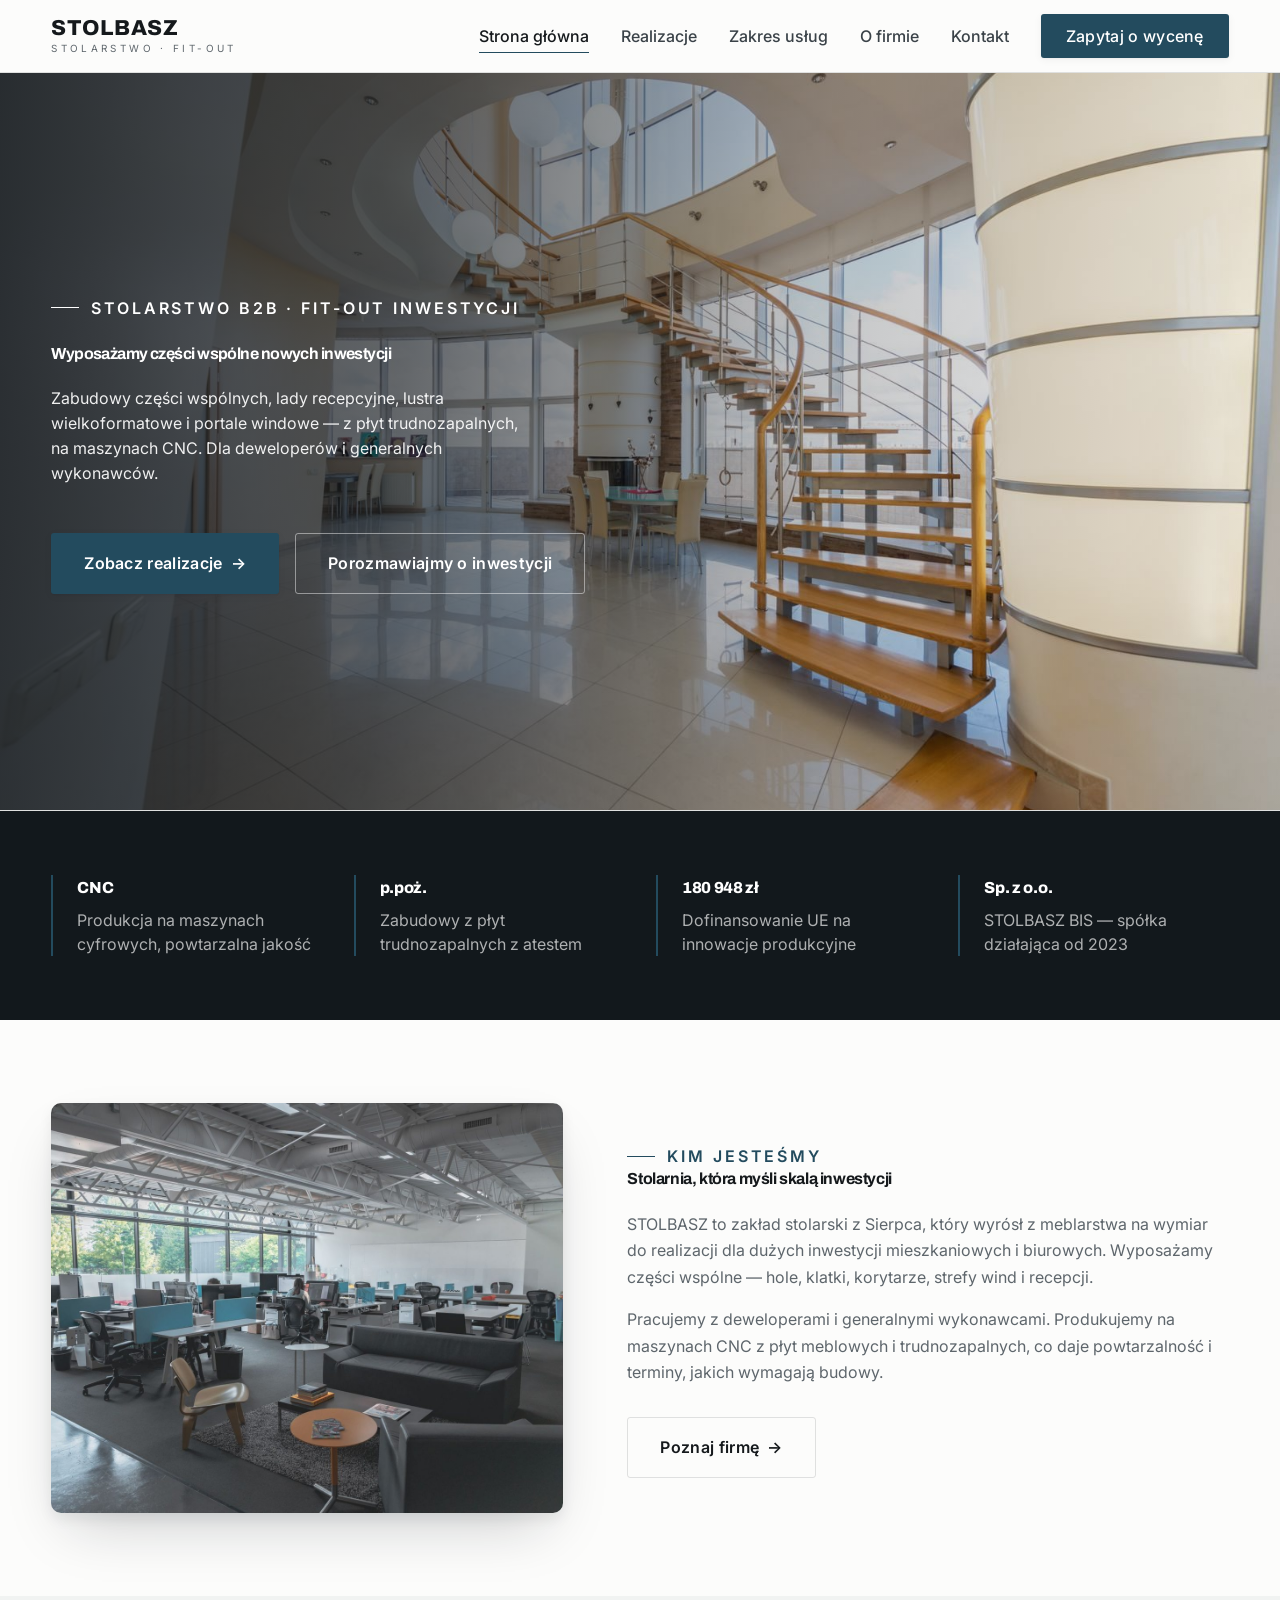
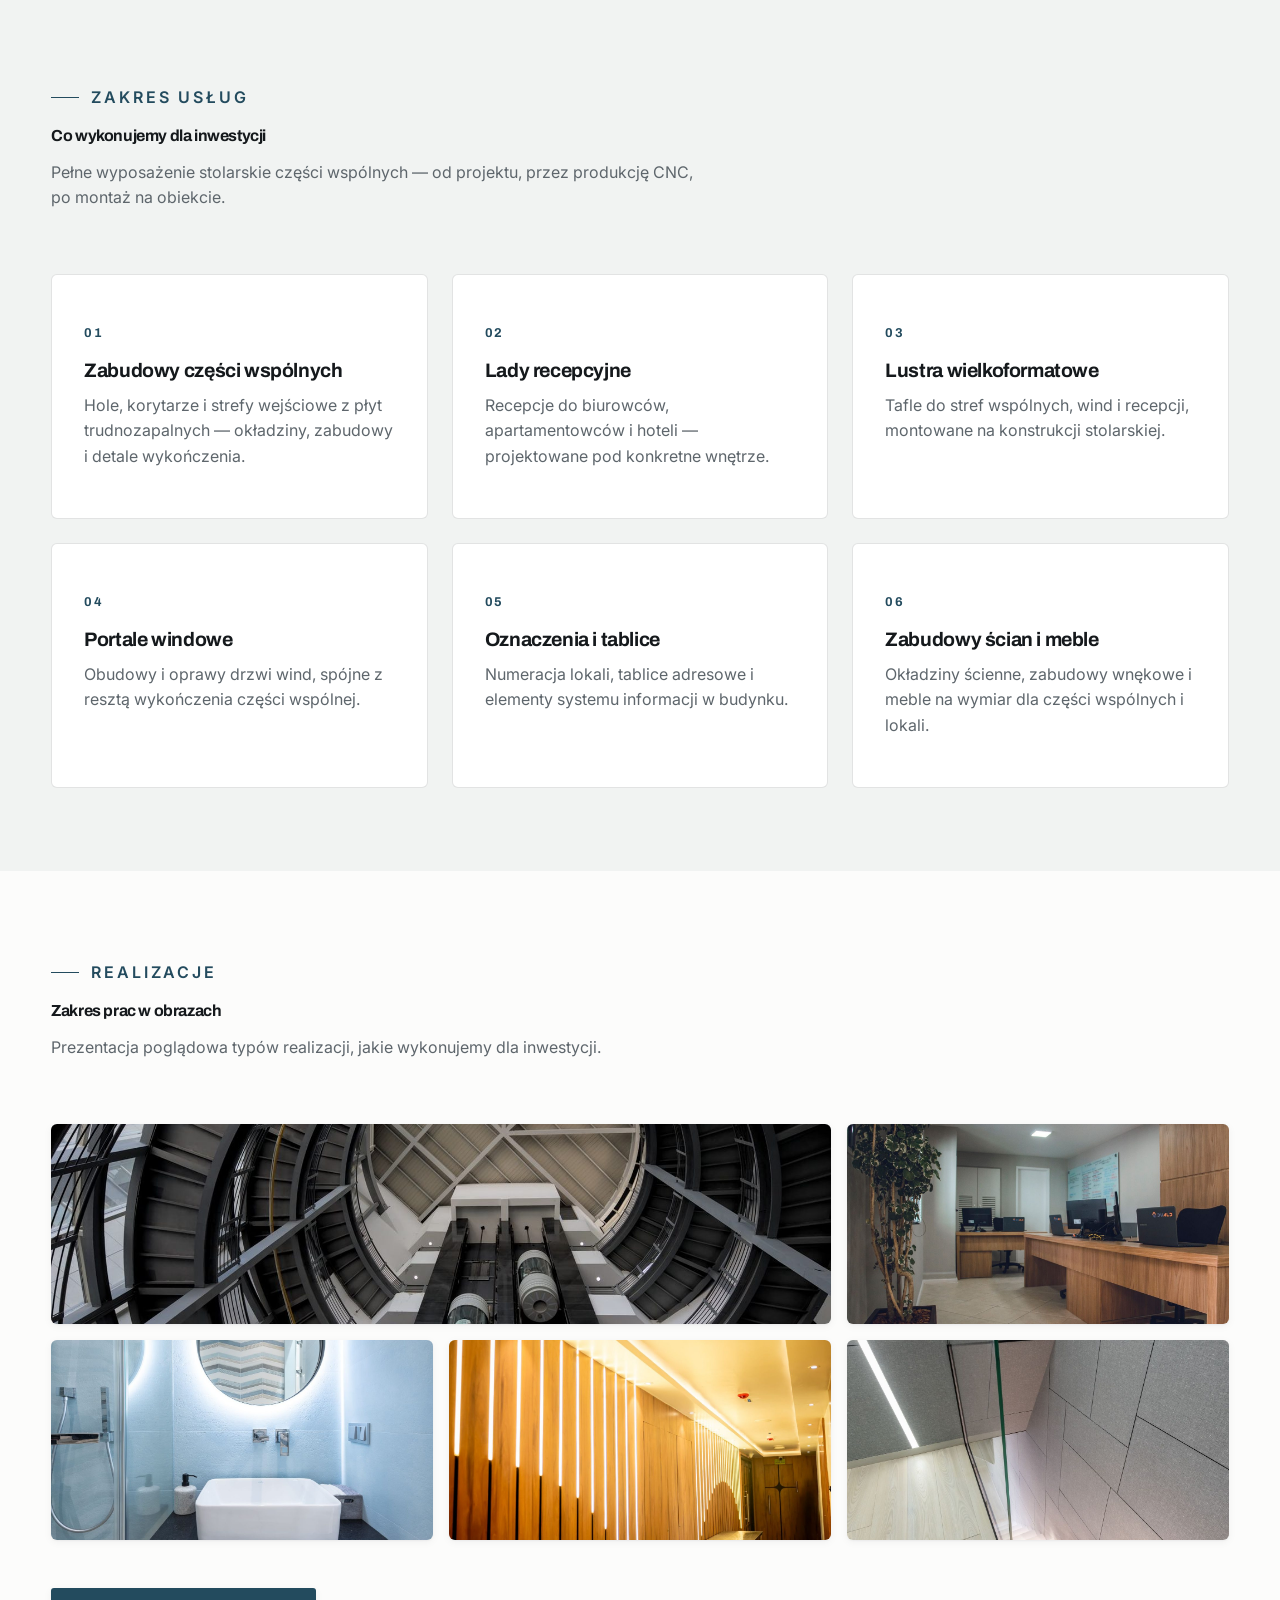
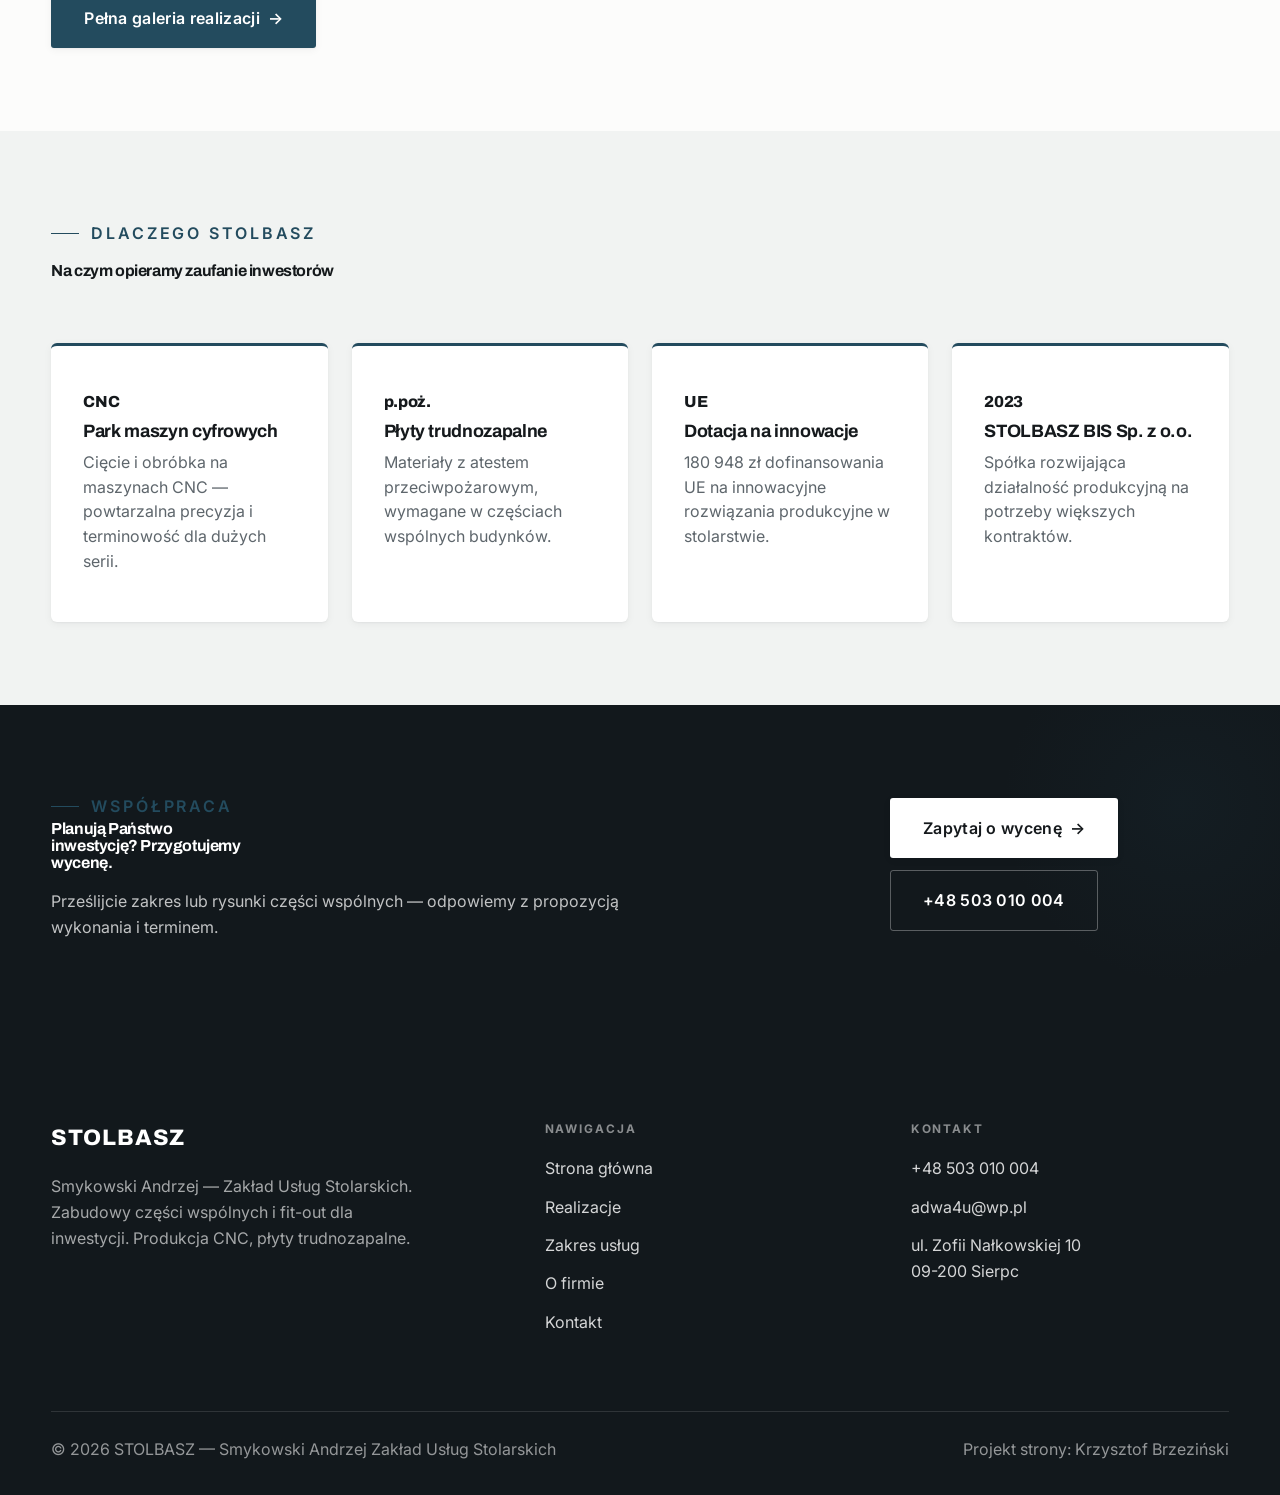
<file: index.html>
<!DOCTYPE html>
<html lang="pl">
<head>
<meta charset="UTF-8">
<meta name="viewport" content="width=device-width, initial-scale=1.0">
<title>STOLBASZ — zabudowy części wspólnych i fit-out inwestycji | Sierpc</title>
<meta name="description" content="STOLBASZ — stolarstwo B2B dla inwestycji deweloperskich: zabudowy części wspólnych z płyt trudnozapalnych, lady recepcyjne, lustra wielkoformatowe, portale windowe. Produkcja na maszynach CNC.">
<link rel="preconnect" href="https://fonts.googleapis.com">
<link rel="preconnect" href="https://fonts.gstatic.com" crossorigin>
<link href="https://fonts.googleapis.com/css2?family=Archivo:wght@500;600;700;800&family=Inter:wght@400;500;600;700&display=swap" rel="stylesheet">
<link rel="stylesheet" href="assets/styles.css?v=4">
</head>
<body>

<!-- NAV -->
<header class="nav">
  <div class="wrap nav-inner">
    <a class="brand" href="index.html">
      <span class="name">STOLBASZ</span>
      <span class="sub">Stolarstwo · Fit-out</span>
    </a>
    <nav class="nav-links">
      <a href="index.html" class="active">Strona główna</a>
      <a href="realizacje.html">Realizacje</a>
      <a href="zakres.html">Zakres usług</a>
      <a href="o-firmie.html">O firmie</a>
      <a href="kontakt.html">Kontakt</a>
      <a href="kontakt.html" class="btn btn-accent">Zapytaj o wycenę</a>
    </nav>
    <button class="nav-toggle" aria-label="Menu"><span></span><span></span><span></span></button>
  </div>
</header>

<!-- HERO (duży / kinowy) -->
<section class="hero-cine">
  <img src="img/hero.jpg" alt="Nowoczesna część wspólna inwestycji — hol z atrium i klatką schodową">
  <div class="wrap">
    <div class="hero-copy">
      <span class="eyebrow">Stolarstwo B2B · fit-out inwestycji</span>
      <h1>Wyposażamy części wspólne nowych inwestycji</h1>
      <p class="lead">Zabudowy części wspólnych, lady recepcyjne, lustra wielkoformatowe i portale windowe — z płyt trudnozapalnych, na maszynach CNC. Dla deweloperów i generalnych wykonawców.</p>
      <div class="hero-actions">
        <a href="realizacje.html" class="btn btn-accent">Zobacz realizacje <span class="arr">→</span></a>
        <a href="kontakt.html" class="btn btn-ghost" style="color:#fff;border-color:rgba(255,255,255,.45)">Porozmawiajmy o inwestycji</a>
      </div>
    </div>
  </div>
</section>

<!-- STRIP fakty -->
<section class="strip" style="padding-block:0">
  <div class="wrap">
    <div class="item reveal"><div class="k">CNC</div><div class="v">Produkcja na maszynach cyfrowych, powtarzalna jakość</div></div>
    <div class="item reveal"><div class="k">p.poż.</div><div class="v">Zabudowy z płyt trudnozapalnych z atestem</div></div>
    <div class="item reveal"><div class="k">180 948 zł</div><div class="v">Dofinansowanie UE na innowacje produkcyjne</div></div>
    <div class="item reveal"><div class="k">Sp. z o.o.</div><div class="v">STOLBASZ BIS — spółka działająca od 2023</div></div>
  </div>
</section>

<!-- KIM JESTEŚMY -->
<section>
  <div class="wrap split">
    <div class="split-art reveal"><img src="img/biuro.jpg" alt="Nowoczesne wnętrze biurowe — przykład realizacji zabudów"></div>
    <div class="split-copy reveal">
      <span class="eyebrow">Kim jesteśmy</span>
      <h2>Stolarnia, która myśli skalą inwestycji</h2>
      <p class="muted">STOLBASZ to zakład stolarski z Sierpca, który wyrósł z meblarstwa na wymiar do realizacji dla dużych inwestycji mieszkaniowych i biurowych. Wyposażamy części wspólne — hole, klatki, korytarze, strefy wind i recepcji.</p>
      <p class="muted">Pracujemy z deweloperami i generalnymi wykonawcami. Produkujemy na maszynach CNC z płyt meblowych i trudnozapalnych, co daje powtarzalność i terminy, jakich wymagają budowy.</p>
      <a href="o-firmie.html" class="btn btn-ghost">Poznaj firmę <span class="arr">→</span></a>
    </div>
  </div>
</section>

<!-- ZAKRES skrót -->
<section class="trust">
  <div class="wrap">
    <div class="head reveal">
      <span class="eyebrow">Zakres usług</span>
      <h2>Co wykonujemy dla inwestycji</h2>
      <p>Pełne wyposażenie stolarskie części wspólnych — od projektu, przez produkcję CNC, po montaż na obiekcie.</p>
    </div>
    <div class="svc-grid">
      <div class="svc reveal"><div class="ic">01</div><h3>Zabudowy części wspólnych</h3><p>Hole, korytarze i strefy wejściowe z płyt trudnozapalnych — okładziny, zabudowy i detale wykończenia.</p></div>
      <div class="svc reveal"><div class="ic">02</div><h3>Lady recepcyjne</h3><p>Recepcje do biurowców, apartamentowców i hoteli — projektowane pod konkretne wnętrze.</p></div>
      <div class="svc reveal"><div class="ic">03</div><h3>Lustra wielkoformatowe</h3><p>Tafle do stref wspólnych, wind i recepcji, montowane na konstrukcji stolarskiej.</p></div>
      <div class="svc reveal"><div class="ic">04</div><h3>Portale windowe</h3><p>Obudowy i oprawy drzwi wind, spójne z resztą wykończenia części wspólnej.</p></div>
      <div class="svc reveal"><div class="ic">05</div><h3>Oznaczenia i tablice</h3><p>Numeracja lokali, tablice adresowe i elementy systemu informacji w budynku.</p></div>
      <div class="svc reveal"><div class="ic">06</div><h3>Zabudowy ścian i meble</h3><p>Okładziny ścienne, zabudowy wnękowe i meble na wymiar dla części wspólnych i lokali.</p></div>
    </div>
  </div>
</section>

<!-- REALIZACJE teaser -->
<section>
  <div class="wrap">
    <div class="head reveal">
      <span class="eyebrow">Realizacje</span>
      <h2>Zakres prac w obrazach</h2>
      <p>Prezentacja poglądowa typów realizacji, jakie wykonujemy dla inwestycji.</p>
    </div>
    <div class="gallery">
      <div class="tile t-two3 reveal"><img src="img/atrium-windy.jpg" alt="Część wspólna — atrium z windami"><div class="cap">Strefa wind i atrium<small>Część wspólna inwestycji</small></div></div>
      <div class="tile t-third reveal"><img src="img/lada.jpg" alt="Lada recepcyjna"><div class="cap">Lada recepcyjna<small>Recepcja biurowca</small></div></div>
      <div class="tile t-third reveal"><img src="img/lustro.jpg" alt="Lustro wielkoformatowe"><div class="cap">Lustro wielkoformatowe<small>Strefa wspólna</small></div></div>
      <div class="tile t-third reveal"><img src="img/lamele.jpg" alt="Zabudowa ścienna z lameli"><div class="cap">Zabudowa ścienna<small>Lamele akustyczne</small></div></div>
      <div class="tile t-third reveal"><img src="img/schody-szklo.jpg" alt="Klatka schodowa z balustradą szklaną"><div class="cap">Balustrada i okładziny<small>Klatka schodowa</small></div></div>
    </div>
    <div style="margin-top:var(--space-7)" class="reveal">
      <a href="realizacje.html" class="btn btn-accent">Pełna galeria realizacji <span class="arr">→</span></a>
    </div>
  </div>
</section>

<!-- WIARYGODNOŚĆ -->
<section class="trust">
  <div class="wrap">
    <div class="head reveal">
      <span class="eyebrow">Dlaczego STOLBASZ</span>
      <h2>Na czym opieramy zaufanie inwestorów</h2>
    </div>
    <div class="trust-grid">
      <div class="trust-card reveal"><div class="big">CNC</div><h3>Park maszyn cyfrowych</h3><p>Cięcie i obróbka na maszynach CNC — powtarzalna precyzja i terminowość dla dużych serii.</p></div>
      <div class="trust-card reveal"><div class="big">p.poż.</div><h3>Płyty trudnozapalne</h3><p>Materiały z atestem przeciwpożarowym, wymagane w częściach wspólnych budynków.</p></div>
      <div class="trust-card reveal"><div class="big">UE</div><h3>Dotacja na innowacje</h3><p>180 948 zł dofinansowania UE na innowacyjne rozwiązania produkcyjne w stolarstwie.</p></div>
      <div class="trust-card reveal"><div class="big">2023</div><h3>STOLBASZ BIS Sp. z o.o.</h3><p>Spółka rozwijająca działalność produkcyjną na potrzeby większych kontraktów.</p></div>
    </div>
  </div>
</section>

<!-- CTA -->
<section class="cta">
  <div class="wrap">
    <div class="reveal">
      <span class="eyebrow">Współpraca</span>
      <h2>Planują Państwo inwestycję? Przygotujemy wycenę.</h2>
      <p>Prześlijcie zakres lub rysunki części wspólnych — odpowiemy z propozycją wykonania i terminem.</p>
    </div>
    <div class="cta-actions reveal">
      <a href="kontakt.html" class="btn btn-light">Zapytaj o wycenę <span class="arr">→</span></a>
      <a href="tel:+48503010004" class="btn btn-ghost" style="color:#fff;border-color:rgba(255,255,255,.3)">+48 503 010 004</a>
    </div>
  </div>
</section>

<!-- FOOTER -->
<footer>
  <div class="wrap">
    <div class="foot-grid">
      <div class="foot-brand">
        <div class="name">STOLBASZ</div>
        <p>Smykowski Andrzej — Zakład Usług Stolarskich. Zabudowy części wspólnych i fit-out dla inwestycji. Produkcja CNC, płyty trudnozapalne.</p>
      </div>
      <div class="foot-col">
        <h4>Nawigacja</h4>
        <a href="index.html">Strona główna</a>
        <a href="realizacje.html">Realizacje</a>
        <a href="zakres.html">Zakres usług</a>
        <a href="o-firmie.html">O firmie</a>
        <a href="kontakt.html">Kontakt</a>
      </div>
      <div class="foot-col">
        <h4>Kontakt</h4>
        <a href="tel:+48503010004">+48 503 010 004</a>
        <a href="mailto:adwa4u@wp.pl">adwa4u@wp.pl</a>
        <p>ul. Zofii Nałkowskiej 10<br>09-200 Sierpc</p>
      </div>
    </div>
    <div class="foot-bot">
      <span>© 2026 STOLBASZ — Smykowski Andrzej Zakład Usług Stolarskich</span>
      <span>Projekt strony: Krzysztof Brzeziński</span>
    </div>
  </div>
</footer>

<script src="assets/main.js?v=4"></script>
</body>
</html>
</file>
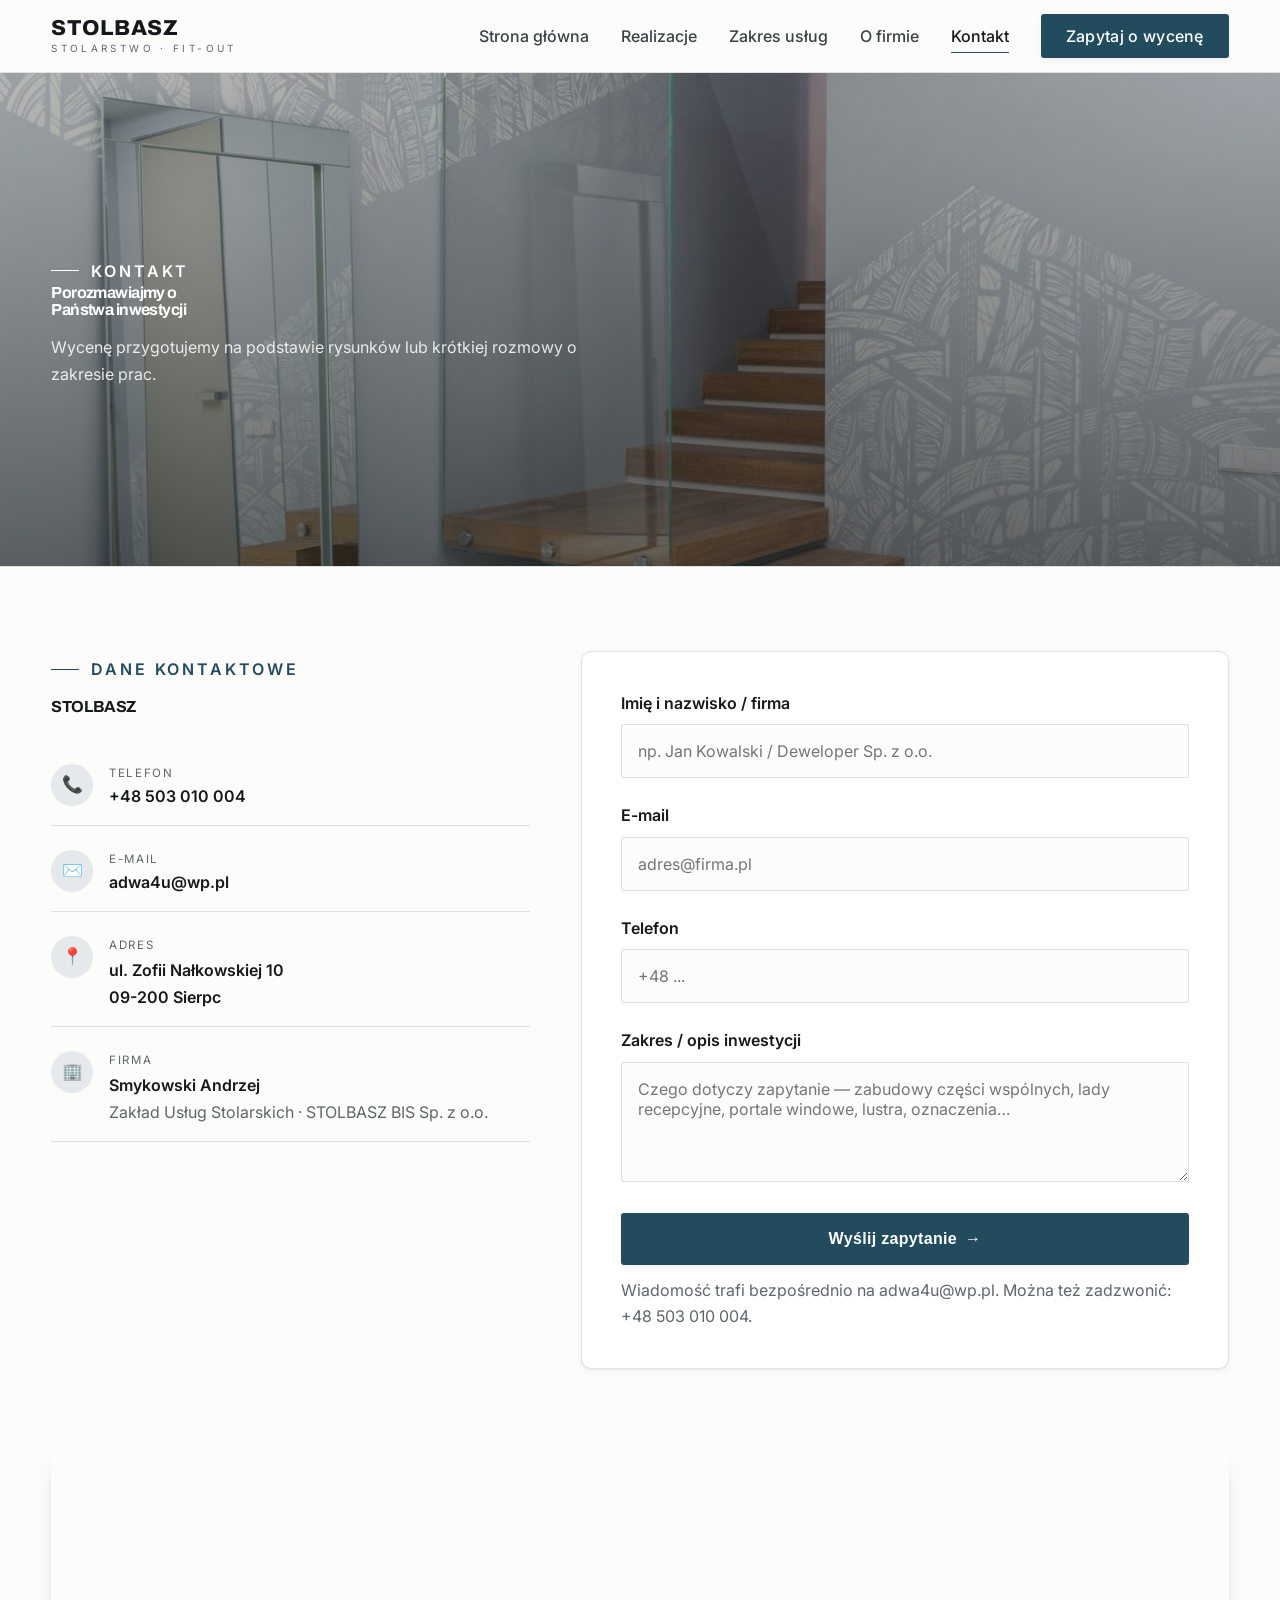
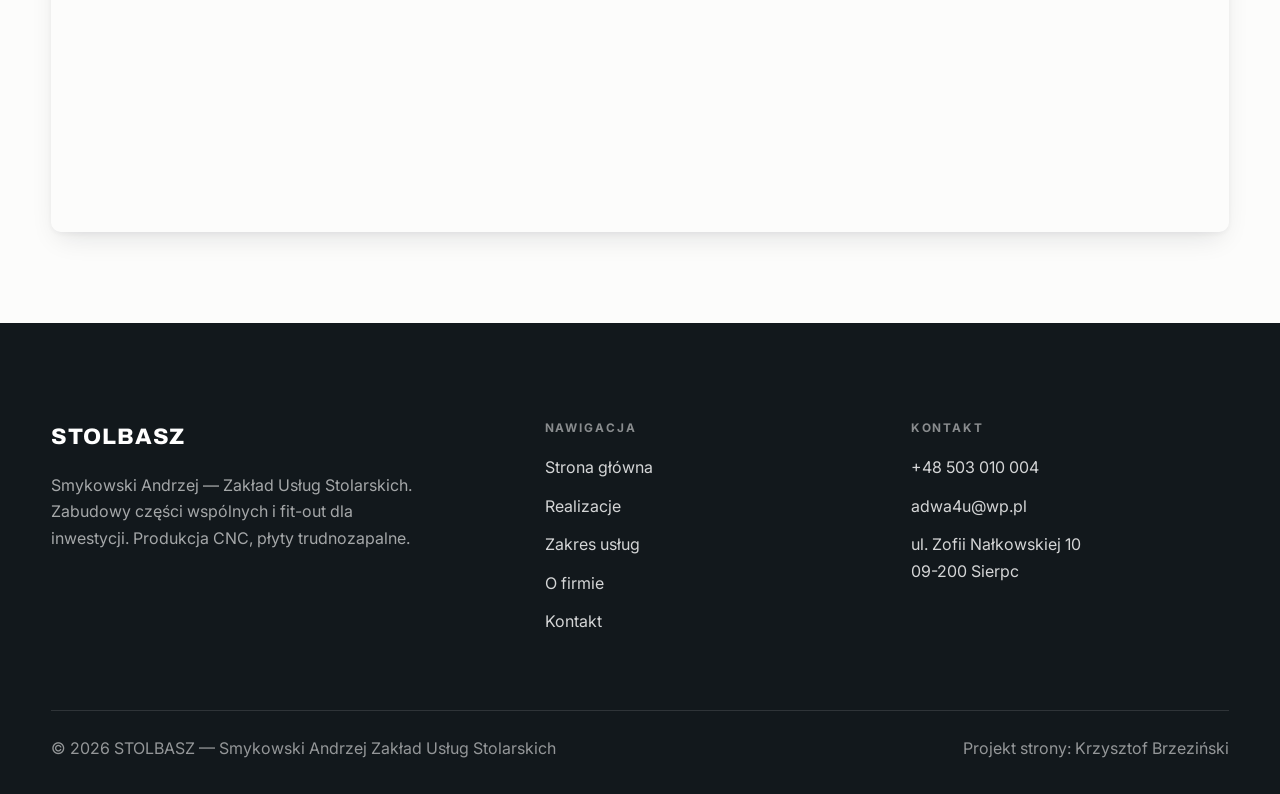
<file: kontakt.html>
<!DOCTYPE html>
<html lang="pl">
<head>
<meta charset="UTF-8">
<meta name="viewport" content="width=device-width, initial-scale=1.0">
<title>Kontakt — STOLBASZ | Sierpc, ul. Zofii Nałkowskiej 10</title>
<meta name="description" content="Kontakt STOLBASZ — Sierpc, ul. Zofii Nałkowskiej 10. Telefon +48 503 010 004, e-mail adwa4u@wp.pl. Zapytaj o wycenę stolarki dla inwestycji.">
<link rel="preconnect" href="https://fonts.googleapis.com">
<link rel="preconnect" href="https://fonts.gstatic.com" crossorigin>
<link href="https://fonts.googleapis.com/css2?family=Archivo:wght@500;600;700;800&family=Inter:wght@400;500;600;700&display=swap" rel="stylesheet">
<link rel="stylesheet" href="assets/styles.css?v=4">
</head>
<body>

<header class="nav">
  <div class="wrap nav-inner">
    <a class="brand" href="index.html"><span class="name">STOLBASZ</span><span class="sub">Stolarstwo · Fit-out</span></a>
    <nav class="nav-links">
      <a href="index.html">Strona główna</a>
      <a href="realizacje.html">Realizacje</a>
      <a href="zakres.html">Zakres usług</a>
      <a href="o-firmie.html">O firmie</a>
      <a href="kontakt.html" class="active">Kontakt</a>
      <a href="kontakt.html" class="btn btn-accent">Zapytaj o wycenę</a>
    </nav>
    <button class="nav-toggle" aria-label="Menu"><span></span><span></span><span></span></button>
  </div>
</header>

<section class="pagehead">
  <img src="img/schody-marmur.jpg" alt="Reprezentacyjna klatka schodowa — realizacja stolarska">
  <div class="wrap">
    <span class="eyebrow">Kontakt</span>
    <h1>Porozmawiajmy o Państwa inwestycji</h1>
    <p>Wycenę przygotujemy na podstawie rysunków lub krótkiej rozmowy o zakresie prac.</p>
  </div>
</section>

<section>
  <div class="wrap contact-grid">
    <!-- DANE -->
    <div class="reveal">
      <span class="eyebrow">Dane kontaktowe</span>
      <h2 style="margin:var(--space-4) 0 var(--space-6)">STOLBASZ</h2>
      <div class="info-list">
        <div class="info-row">
          <div class="ic">📞</div>
          <div><div class="lbl">Telefon</div><a class="val" href="tel:+48503010004">+48 503 010 004</a></div>
        </div>
        <div class="info-row">
          <div class="ic">✉️</div>
          <div><div class="lbl">E-mail</div><a class="val" href="mailto:adwa4u@wp.pl">adwa4u@wp.pl</a></div>
        </div>
        <div class="info-row">
          <div class="ic">📍</div>
          <div><div class="lbl">Adres</div><div class="val">ul. Zofii Nałkowskiej 10<br>09-200 Sierpc</div></div>
        </div>
        <div class="info-row">
          <div class="ic">🏢</div>
          <div><div class="lbl">Firma</div><div class="val">Smykowski Andrzej<br><span style="font-weight:400;color:var(--muted)">Zakład Usług Stolarskich · STOLBASZ BIS Sp. z o.o.</span></div></div>
        </div>
      </div>
    </div>

    <!-- FORMULARZ -->
    <div class="reveal">
      <form class="form" action="https://formsubmit.co/adwa4u@wp.pl" method="POST">
        <input type="hidden" name="_subject" value="Zapytanie ze strony STOLBASZ">
        <input type="hidden" name="_captcha" value="false">
        <input type="hidden" name="_template" value="table">
        <div class="fld">
          <label for="name">Imię i nazwisko / firma</label>
          <input id="name" name="name" type="text" placeholder="np. Jan Kowalski / Deweloper Sp. z o.o." required>
        </div>
        <div class="fld">
          <label for="email">E-mail</label>
          <input id="email" name="email" type="email" placeholder="adres@firma.pl" required>
        </div>
        <div class="fld">
          <label for="phone">Telefon</label>
          <input id="phone" name="phone" type="tel" placeholder="+48 ...">
        </div>
        <div class="fld">
          <label for="msg">Zakres / opis inwestycji</label>
          <textarea id="msg" name="message" placeholder="Czego dotyczy zapytanie — zabudowy części wspólnych, lady recepcyjne, portale windowe, lustra, oznaczenia…" required></textarea>
        </div>
        <button type="submit" class="btn btn-accent" style="width:100%;justify-content:center">Wyślij zapytanie <span class="arr">→</span></button>
        <p class="note">Wiadomość trafi bezpośrednio na adwa4u@wp.pl. Można też zadzwonić: +48 503 010 004.</p>
      </form>
    </div>
  </div>
</section>

<!-- MAPA -->
<section style="padding-top:0">
  <div class="wrap reveal">
    <iframe class="map" title="STOLBASZ — Sierpc, ul. Zofii Nałkowskiej 10"
      src="https://maps.google.com/maps?q=52.857169,19.6605271&z=16&output=embed"
      loading="lazy" referrerpolicy="no-referrer-when-downgrade"></iframe>
  </div>
</section>

<footer>
  <div class="wrap">
    <div class="foot-grid">
      <div class="foot-brand">
        <div class="name">STOLBASZ</div>
        <p>Smykowski Andrzej — Zakład Usług Stolarskich. Zabudowy części wspólnych i fit-out dla inwestycji. Produkcja CNC, płyty trudnozapalne.</p>
      </div>
      <div class="foot-col">
        <h4>Nawigacja</h4>
        <a href="index.html">Strona główna</a>
        <a href="realizacje.html">Realizacje</a>
        <a href="zakres.html">Zakres usług</a>
        <a href="o-firmie.html">O firmie</a>
        <a href="kontakt.html">Kontakt</a>
      </div>
      <div class="foot-col">
        <h4>Kontakt</h4>
        <a href="tel:+48503010004">+48 503 010 004</a>
        <a href="mailto:adwa4u@wp.pl">adwa4u@wp.pl</a>
        <p>ul. Zofii Nałkowskiej 10<br>09-200 Sierpc</p>
      </div>
    </div>
    <div class="foot-bot">
      <span>© 2026 STOLBASZ — Smykowski Andrzej Zakład Usług Stolarskich</span>
      <span>Projekt strony: Krzysztof Brzeziński</span>
    </div>
  </div>
</footer>

<script src="assets/main.js?v=4"></script>
</body>
</html>
</file>
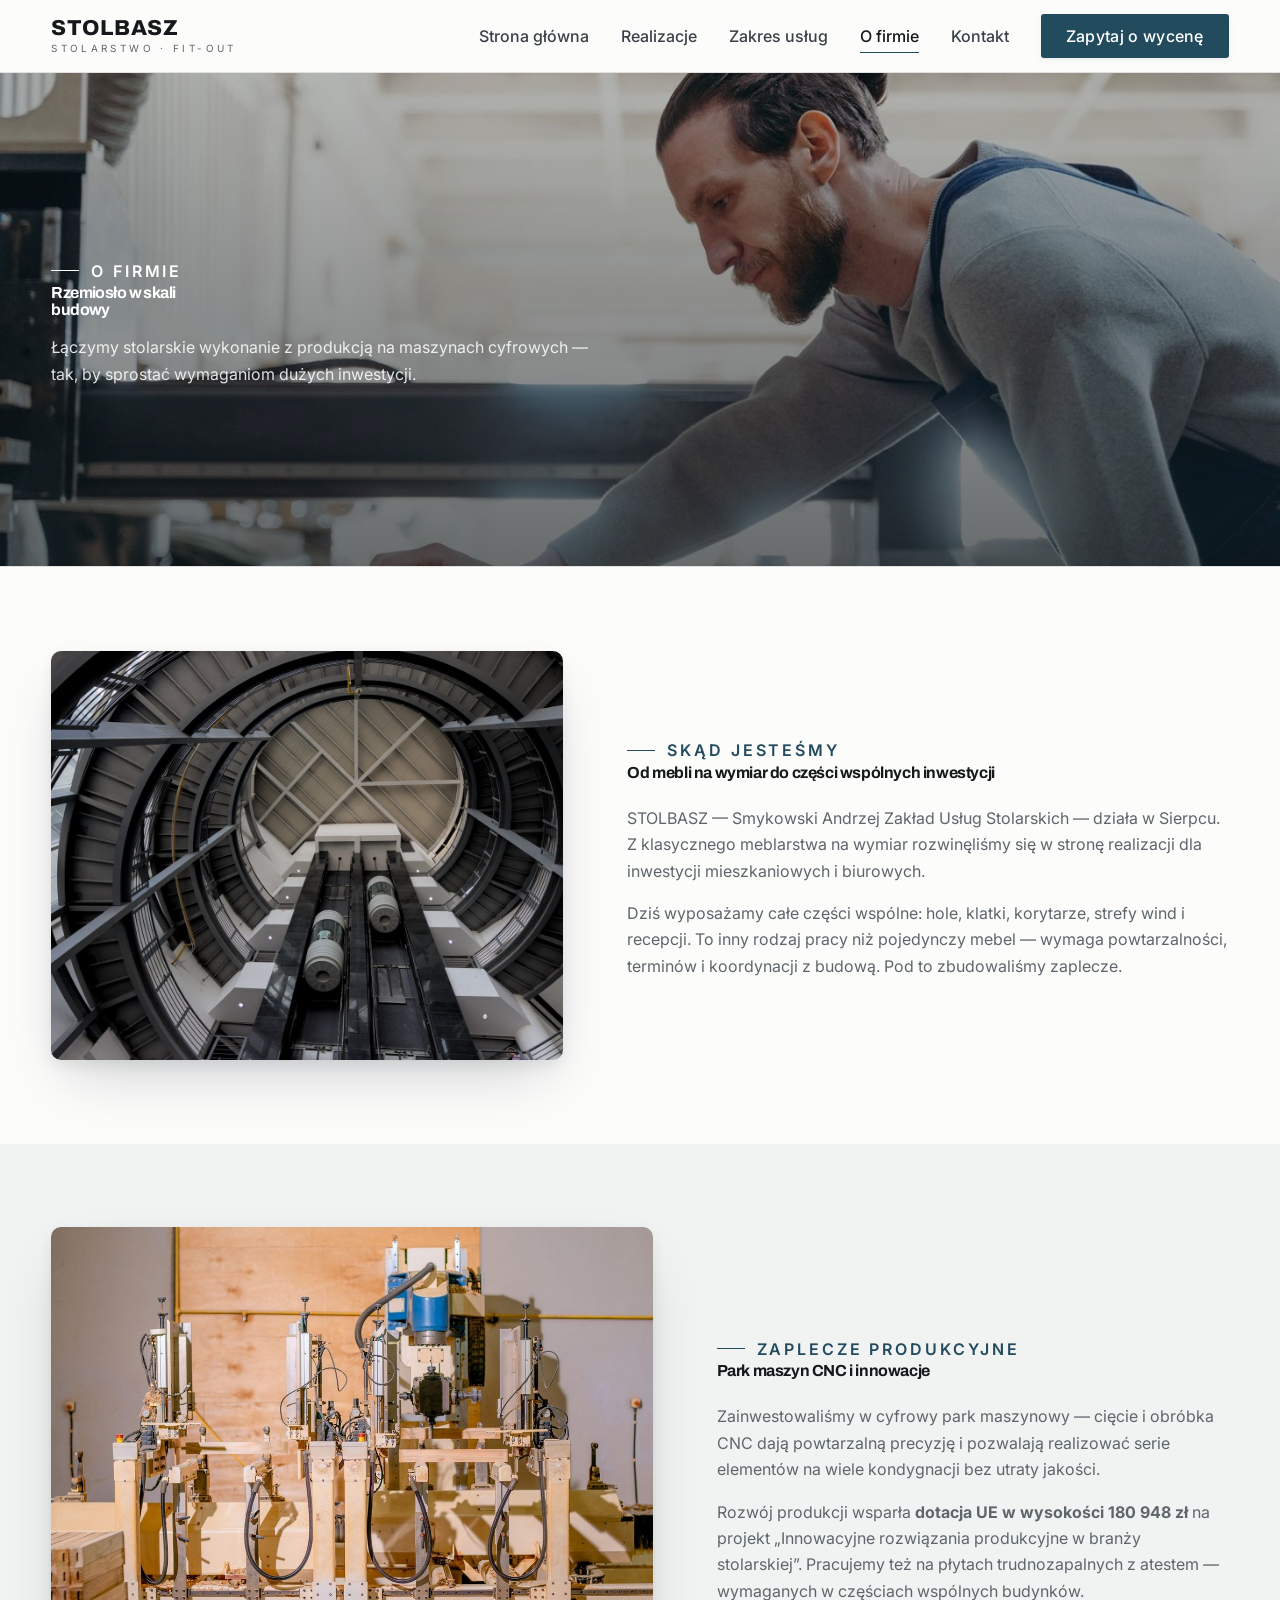
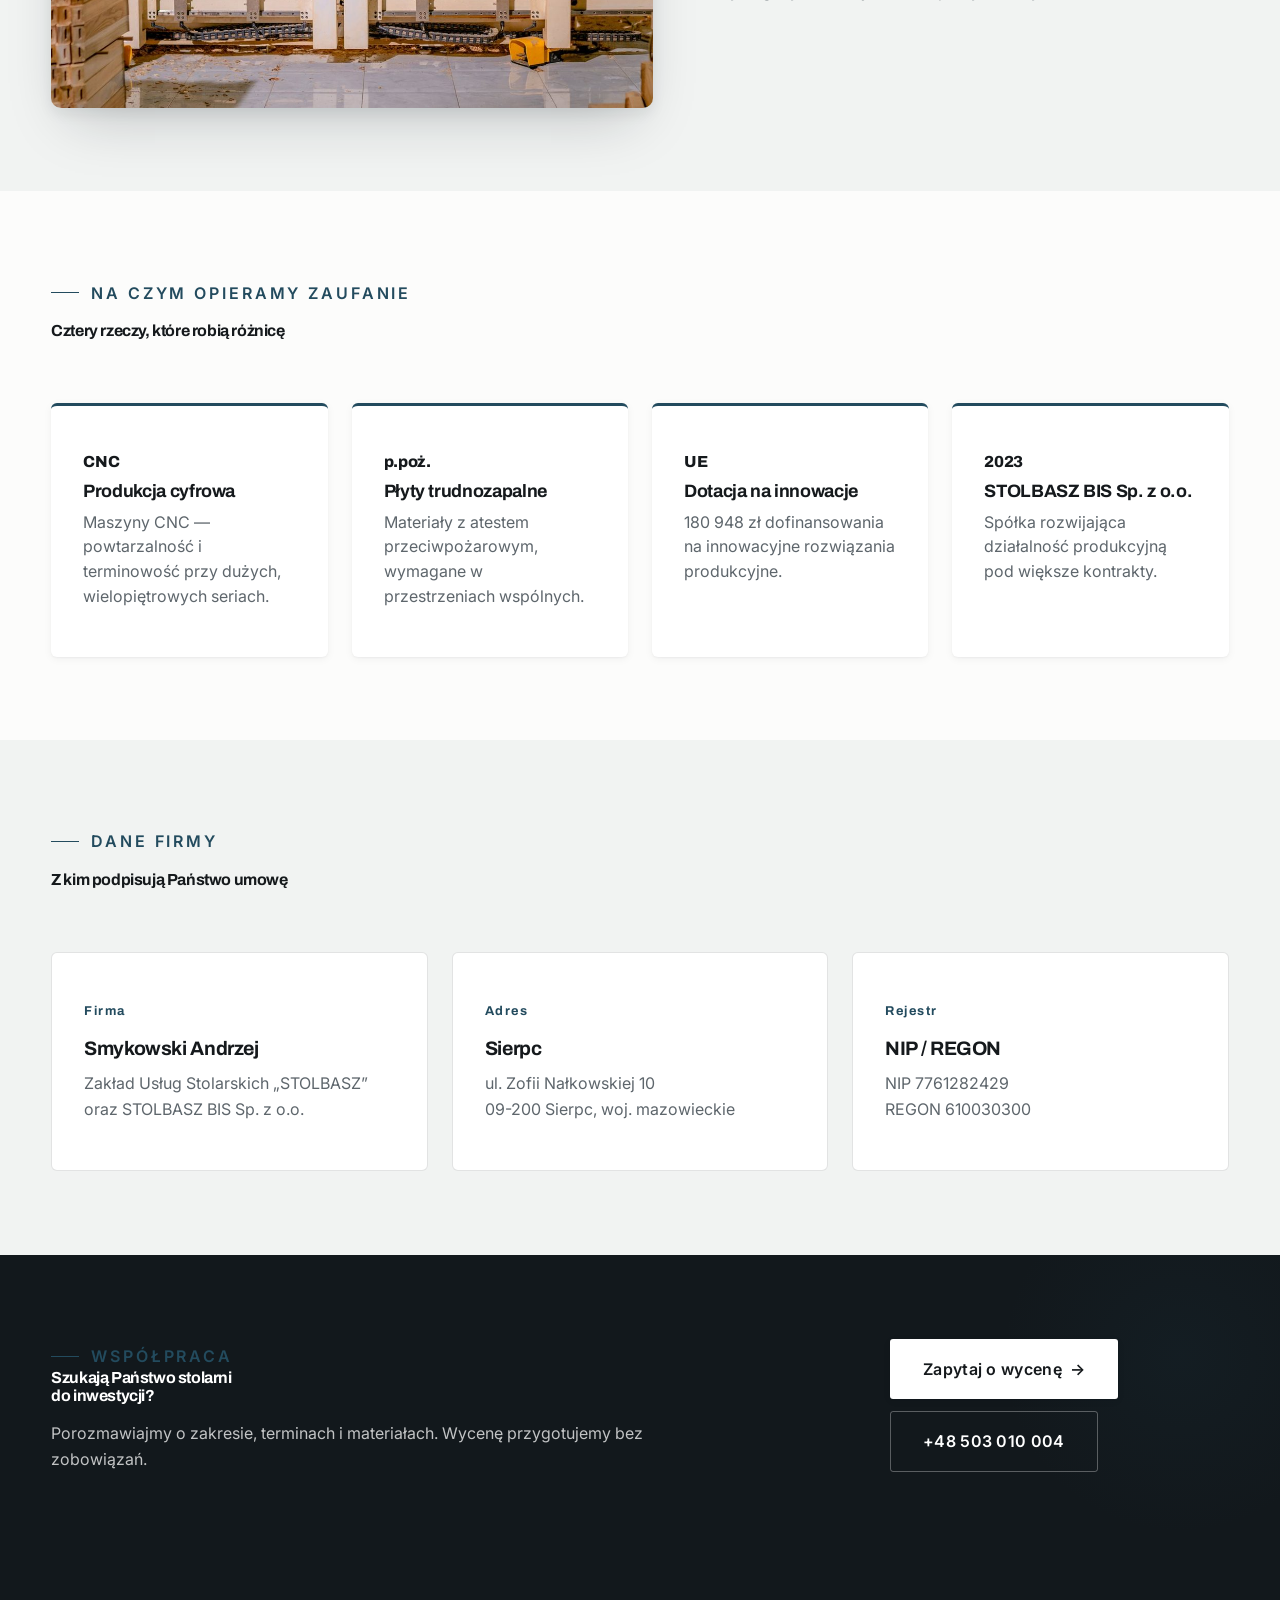
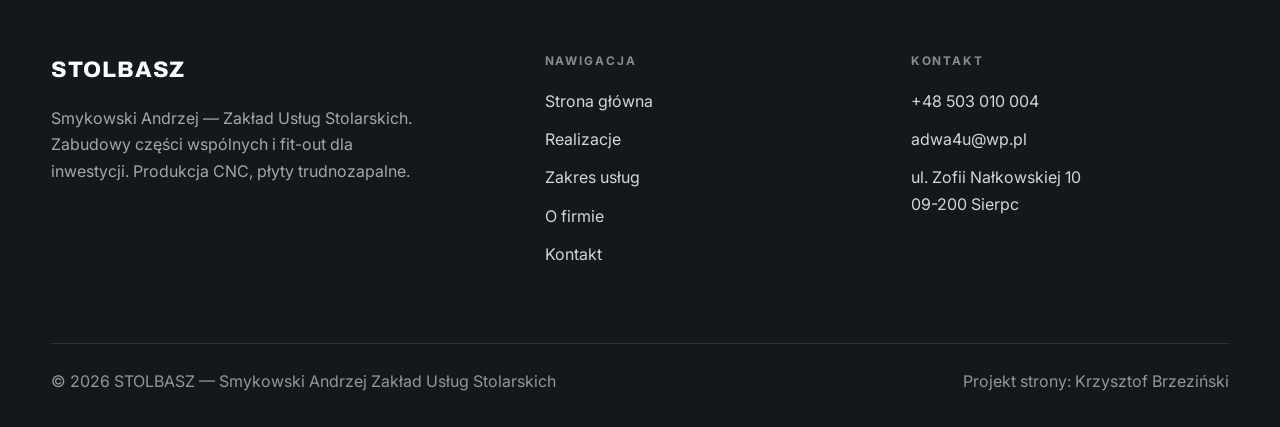
<file: o-firmie.html>
<!DOCTYPE html>
<html lang="pl">
<head>
<meta charset="UTF-8">
<meta name="viewport" content="width=device-width, initial-scale=1.0">
<title>O firmie — STOLBASZ | park CNC, płyty trudnozapalne, dotacja UE</title>
<meta name="description" content="STOLBASZ — Smykowski Andrzej Zakład Usług Stolarskich w Sierpcu. Park maszyn CNC, płyty trudnozapalne, dofinansowanie UE na innowacje, spółka STOLBASZ BIS.">
<link rel="preconnect" href="https://fonts.googleapis.com">
<link rel="preconnect" href="https://fonts.gstatic.com" crossorigin>
<link href="https://fonts.googleapis.com/css2?family=Archivo:wght@500;600;700;800&family=Inter:wght@400;500;600;700&display=swap" rel="stylesheet">
<link rel="stylesheet" href="assets/styles.css?v=4">
</head>
<body>

<header class="nav">
  <div class="wrap nav-inner">
    <a class="brand" href="index.html"><span class="name">STOLBASZ</span><span class="sub">Stolarstwo · Fit-out</span></a>
    <nav class="nav-links">
      <a href="index.html">Strona główna</a>
      <a href="realizacje.html">Realizacje</a>
      <a href="zakres.html">Zakres usług</a>
      <a href="o-firmie.html" class="active">O firmie</a>
      <a href="kontakt.html">Kontakt</a>
      <a href="kontakt.html" class="btn btn-accent">Zapytaj o wycenę</a>
    </nav>
    <button class="nav-toggle" aria-label="Menu"><span></span><span></span><span></span></button>
  </div>
</header>

<section class="pagehead">
  <img src="img/cnc2.jpg" alt="Stolarz STOLBASZ przy precyzyjnej pracy">
  <div class="wrap">
    <span class="eyebrow">O firmie</span>
    <h1>Rzemiosło w skali budowy</h1>
    <p>Łączymy stolarskie wykonanie z produkcją na maszynach cyfrowych — tak, by sprostać wymaganiom dużych inwestycji.</p>
  </div>
</section>

<!-- HISTORIA -->
<section>
  <div class="wrap split">
    <div class="split-art reveal"><img src="img/atrium-windy.jpg" alt="Realizacja w części wspólnej inwestycji"></div>
    <div class="split-copy reveal">
      <span class="eyebrow">Skąd jesteśmy</span>
      <h2>Od mebli na wymiar do części wspólnych inwestycji</h2>
      <p class="muted">STOLBASZ — Smykowski Andrzej Zakład Usług Stolarskich — działa w Sierpcu. Z klasycznego meblarstwa na wymiar rozwinęliśmy się w stronę realizacji dla inwestycji mieszkaniowych i biurowych.</p>
      <p class="muted">Dziś wyposażamy całe części wspólne: hole, klatki, korytarze, strefy wind i recepcji. To inny rodzaj pracy niż pojedynczy mebel — wymaga powtarzalności, terminów i koordynacji z budową. Pod to zbudowaliśmy zaplecze.</p>
    </div>
  </div>
</section>

<!-- INNOWACJE / CNC -->
<section class="trust">
  <div class="wrap split rev">
    <div class="split-art reveal"><img src="img/cnc.jpg" alt="Maszyna CNC w zakładzie STOLBASZ"></div>
    <div class="split-copy reveal">
      <span class="eyebrow">Zaplecze produkcyjne</span>
      <h2>Park maszyn CNC i innowacje</h2>
      <p class="muted">Zainwestowaliśmy w cyfrowy park maszynowy — cięcie i obróbka CNC dają powtarzalną precyzję i pozwalają realizować serie elementów na wiele kondygnacji bez utraty jakości.</p>
      <p class="muted">Rozwój produkcji wsparła <strong>dotacja UE w wysokości 180&nbsp;948&nbsp;zł</strong> na projekt „Innowacyjne rozwiązania produkcyjne w branży stolarskiej”. Pracujemy też na płytach trudnozapalnych z atestem — wymaganych w częściach wspólnych budynków.</p>
    </div>
  </div>
</section>

<!-- FILARY -->
<section>
  <div class="wrap">
    <div class="head reveal">
      <span class="eyebrow">Na czym opieramy zaufanie</span>
      <h2>Cztery rzeczy, które robią różnicę</h2>
    </div>
    <div class="trust-grid">
      <div class="trust-card reveal"><div class="big">CNC</div><h3>Produkcja cyfrowa</h3><p>Maszyny CNC — powtarzalność i terminowość przy dużych, wielopiętrowych seriach.</p></div>
      <div class="trust-card reveal"><div class="big">p.poż.</div><h3>Płyty trudnozapalne</h3><p>Materiały z atestem przeciwpożarowym, wymagane w przestrzeniach wspólnych.</p></div>
      <div class="trust-card reveal"><div class="big">UE</div><h3>Dotacja na innowacje</h3><p>180 948 zł dofinansowania na innowacyjne rozwiązania produkcyjne.</p></div>
      <div class="trust-card reveal"><div class="big">2023</div><h3>STOLBASZ BIS Sp. z o.o.</h3><p>Spółka rozwijająca działalność produkcyjną pod większe kontrakty.</p></div>
    </div>
  </div>
</section>

<!-- DANE FIRMOWE -->
<section class="trust">
  <div class="wrap">
    <div class="head reveal">
      <span class="eyebrow">Dane firmy</span>
      <h2>Z kim podpisują Państwo umowę</h2>
    </div>
    <div class="svc-grid">
      <div class="svc reveal"><div class="ic">Firma</div><h3>Smykowski Andrzej</h3><p>Zakład Usług Stolarskich „STOLBASZ”<br>oraz STOLBASZ BIS Sp. z o.o.</p></div>
      <div class="svc reveal"><div class="ic">Adres</div><h3>Sierpc</h3><p>ul. Zofii Nałkowskiej 10<br>09-200 Sierpc, woj. mazowieckie</p></div>
      <div class="svc reveal"><div class="ic">Rejestr</div><h3>NIP / REGON</h3><p>NIP 7761282429<br>REGON 610030300</p></div>
    </div>
  </div>
</section>

<section class="cta">
  <div class="wrap">
    <div class="reveal">
      <span class="eyebrow">Współpraca</span>
      <h2>Szukają Państwo stolarni do inwestycji?</h2>
      <p>Porozmawiajmy o zakresie, terminach i materiałach. Wycenę przygotujemy bez zobowiązań.</p>
    </div>
    <div class="cta-actions reveal">
      <a href="kontakt.html" class="btn btn-light">Zapytaj o wycenę <span class="arr">→</span></a>
      <a href="tel:+48503010004" class="btn btn-ghost" style="color:#fff;border-color:rgba(255,255,255,.3)">+48 503 010 004</a>
    </div>
  </div>
</section>

<footer>
  <div class="wrap">
    <div class="foot-grid">
      <div class="foot-brand">
        <div class="name">STOLBASZ</div>
        <p>Smykowski Andrzej — Zakład Usług Stolarskich. Zabudowy części wspólnych i fit-out dla inwestycji. Produkcja CNC, płyty trudnozapalne.</p>
      </div>
      <div class="foot-col">
        <h4>Nawigacja</h4>
        <a href="index.html">Strona główna</a>
        <a href="realizacje.html">Realizacje</a>
        <a href="zakres.html">Zakres usług</a>
        <a href="o-firmie.html">O firmie</a>
        <a href="kontakt.html">Kontakt</a>
      </div>
      <div class="foot-col">
        <h4>Kontakt</h4>
        <a href="tel:+48503010004">+48 503 010 004</a>
        <a href="mailto:adwa4u@wp.pl">adwa4u@wp.pl</a>
        <p>ul. Zofii Nałkowskiej 10<br>09-200 Sierpc</p>
      </div>
    </div>
    <div class="foot-bot">
      <span>© 2026 STOLBASZ — Smykowski Andrzej Zakład Usług Stolarskich</span>
      <span>Projekt strony: Krzysztof Brzeziński</span>
    </div>
  </div>
</footer>

<script src="assets/main.js?v=4"></script>
</body>
</html>
</file>
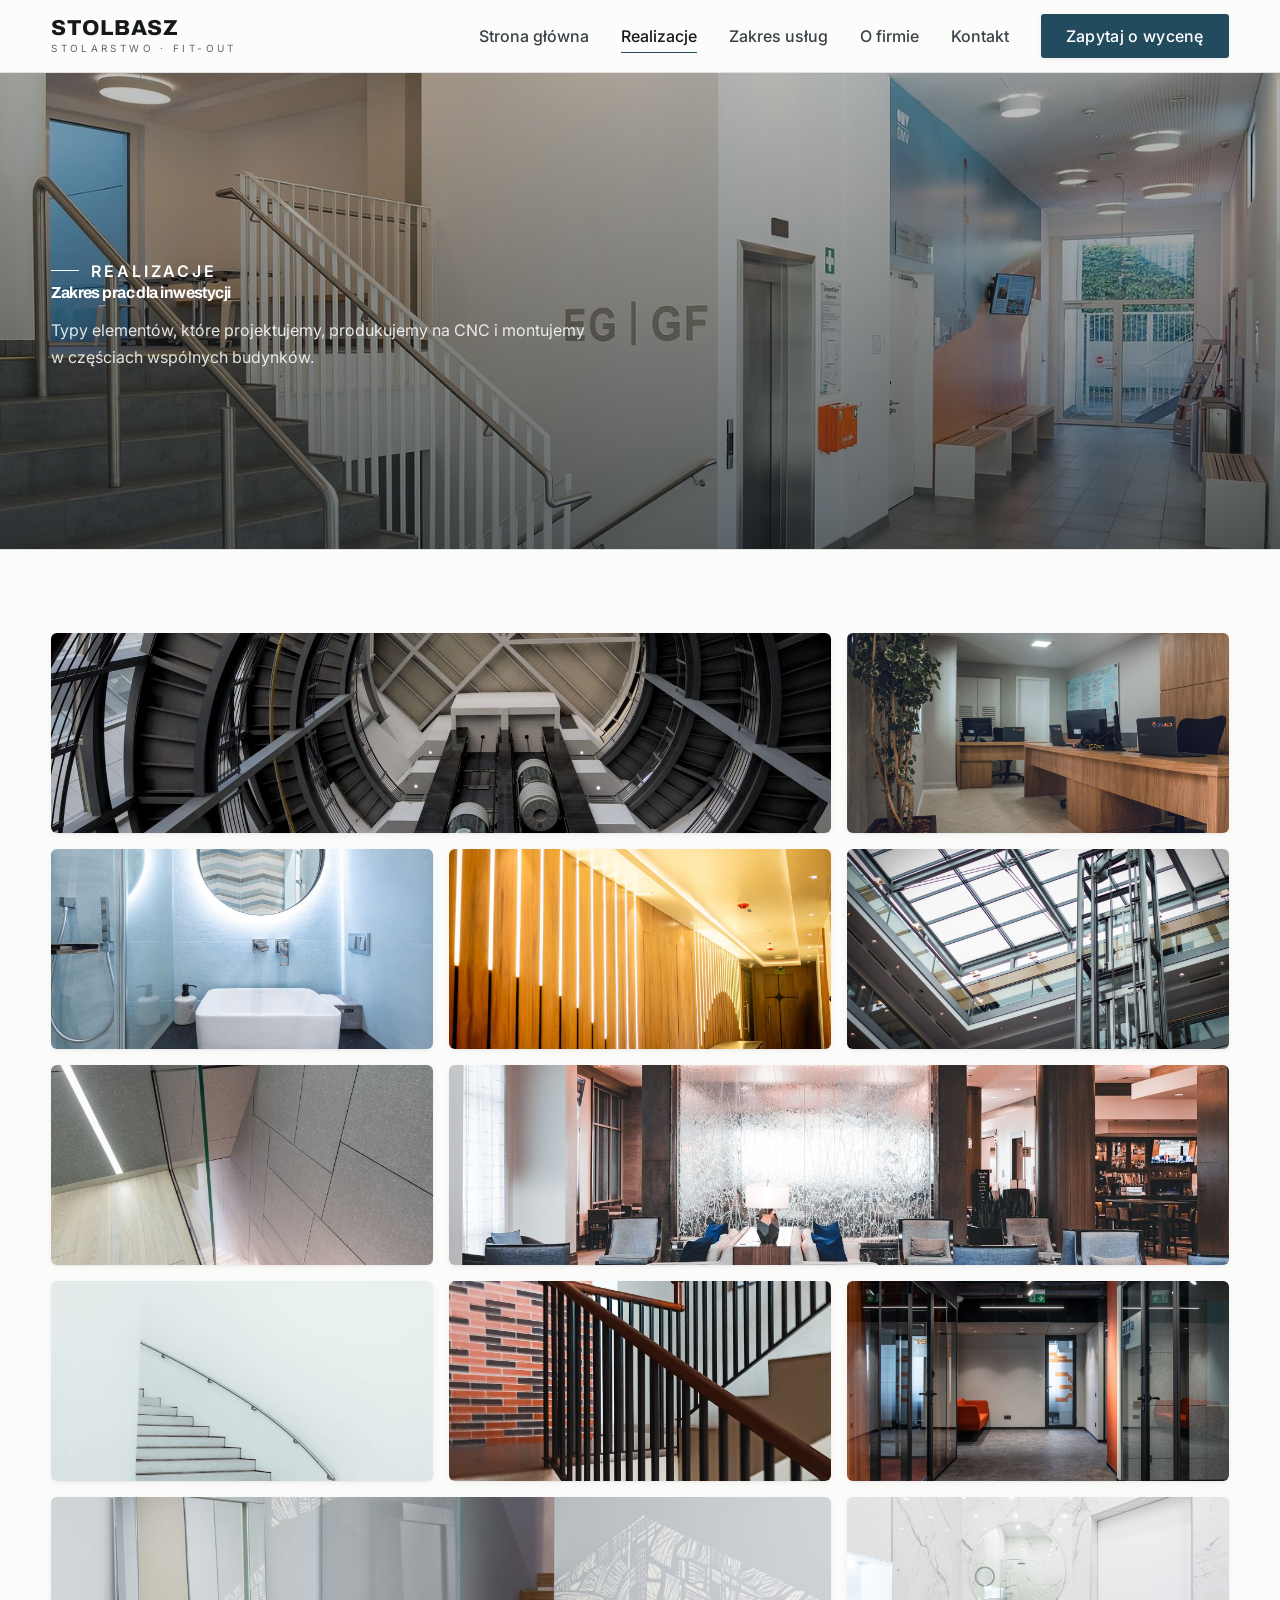
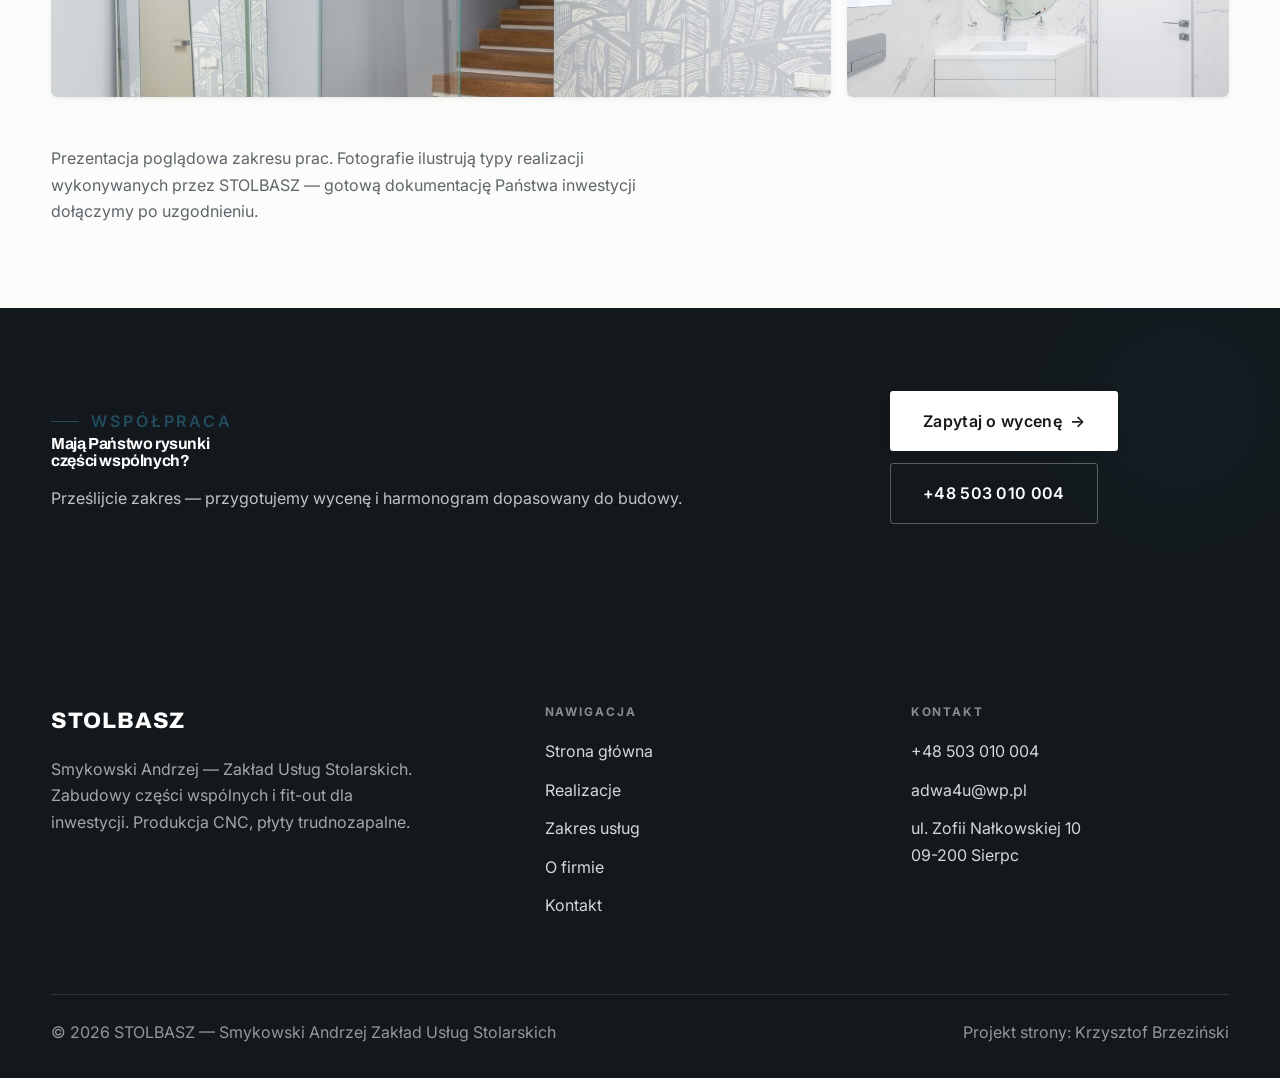
<file: realizacje.html>
<!DOCTYPE html>
<html lang="pl">
<head>
<meta charset="UTF-8">
<meta name="viewport" content="width=device-width, initial-scale=1.0">
<title>Realizacje — STOLBASZ | zabudowy części wspólnych, recepcje, portale windowe</title>
<meta name="description" content="Zakres realizacji STOLBASZ: zabudowy części wspólnych, lady recepcyjne, lustra wielkoformatowe, portale windowe, klatki schodowe i okładziny ścienne dla inwestycji.">
<link rel="preconnect" href="https://fonts.googleapis.com">
<link rel="preconnect" href="https://fonts.gstatic.com" crossorigin>
<link href="https://fonts.googleapis.com/css2?family=Archivo:wght@500;600;700;800&family=Inter:wght@400;500;600;700&display=swap" rel="stylesheet">
<link rel="stylesheet" href="assets/styles.css?v=4">
</head>
<body>

<header class="nav">
  <div class="wrap nav-inner">
    <a class="brand" href="index.html"><span class="name">STOLBASZ</span><span class="sub">Stolarstwo · Fit-out</span></a>
    <nav class="nav-links">
      <a href="index.html">Strona główna</a>
      <a href="realizacje.html" class="active">Realizacje</a>
      <a href="zakres.html">Zakres usług</a>
      <a href="o-firmie.html">O firmie</a>
      <a href="kontakt.html">Kontakt</a>
      <a href="kontakt.html" class="btn btn-accent">Zapytaj o wycenę</a>
    </nav>
    <button class="nav-toggle" aria-label="Menu"><span></span><span></span><span></span></button>
  </div>
</header>

<!-- PAGEHEAD -->
<section class="pagehead">
  <img src="img/korytarz-winda.jpg" alt="Część wspólna — korytarz ze strefą windy i oznaczeniem pięter">
  <div class="wrap">
    <span class="eyebrow">Realizacje</span>
    <h1>Zakres prac dla inwestycji</h1>
    <p>Typy elementów, które projektujemy, produkujemy na CNC i montujemy w częściach wspólnych budynków.</p>
  </div>
</section>

<!-- GALERIA -->
<section>
  <div class="wrap">
    <div class="gallery">
      <div class="tile t-two3 reveal"><img src="img/atrium-windy.jpg" alt="Atrium z windami w części wspólnej"><div class="cap">Strefa wind i atrium<small>Część wspólna inwestycji</small></div></div>
      <div class="tile t-third reveal"><img src="img/lada.jpg" alt="Lada recepcyjna"><div class="cap">Lada recepcyjna<small>Recepcja biurowca</small></div></div>

      <div class="tile t-third reveal"><img src="img/lustro.jpg" alt="Lustro wielkoformatowe podświetlane"><div class="cap">Lustro wielkoformatowe<small>Strefa wspólna</small></div></div>
      <div class="tile t-third reveal"><img src="img/lamele.jpg" alt="Zabudowa ścienna z lameli"><div class="cap">Zabudowa ścienna<small>Lamele akustyczne</small></div></div>
      <div class="tile t-third reveal"><img src="img/winda-szklo.jpg" alt="Portal windowy — obudowa drzwi windy"><div class="cap">Portal windowy<small>Obudowa drzwi windy</small></div></div>

      <div class="tile t-third reveal"><img src="img/schody-szklo.jpg" alt="Klatka schodowa z balustradą szklaną"><div class="cap">Balustrada szklana<small>Klatka schodowa</small></div></div>
      <div class="tile t-two3 reveal"><img src="img/lobby.jpg" alt="Lobby — strefa wspólna inwestycji"><div class="cap">Lobby i strefa wejściowa<small>Część wspólna</small></div></div>

      <div class="tile t-third reveal"><img src="img/schody-biale.jpg" alt="Klatka schodowa — wykończenie jasne"><div class="cap">Klatka schodowa<small>Wykończenie i balustrada</small></div></div>
      <div class="tile t-third reveal"><img src="img/klatka.jpg" alt="Klatka schodowa z okładzinami ściennymi"><div class="cap">Okładziny ścienne<small>Klatka schodowa</small></div></div>
      <div class="tile t-third reveal"><img src="img/korytarz-szklo.jpg" alt="Korytarz z przeszkleniami"><div class="cap">Przeszklenia i drzwi<small>Korytarz biurowy</small></div></div>

      <div class="tile t-two3 reveal"><img src="img/schody-marmur.jpg" alt="Schody z wykończeniem stolarskim"><div class="cap">Schody i wykończenie<small>Strefa reprezentacyjna</small></div></div>
      <div class="tile t-third reveal"><img src="img/lustro2.jpg" alt="Lustro w strefie wspólnej"><div class="cap">Lustro w strefie wspólnej<small>Wykończenie premium</small></div></div>
    </div>

    <p class="muted reveal" style="margin-top:var(--space-7);font-size:var(--text-sm);max-width:62ch">
      Prezentacja poglądowa zakresu prac. Fotografie ilustrują typy realizacji wykonywanych przez STOLBASZ — gotową dokumentację Państwa inwestycji dołączymy po uzgodnieniu.
    </p>
  </div>
</section>

<!-- CTA -->
<section class="cta">
  <div class="wrap">
    <div class="reveal">
      <span class="eyebrow">Współpraca</span>
      <h2>Mają Państwo rysunki części wspólnych?</h2>
      <p>Prześlijcie zakres — przygotujemy wycenę i harmonogram dopasowany do budowy.</p>
    </div>
    <div class="cta-actions reveal">
      <a href="kontakt.html" class="btn btn-light">Zapytaj o wycenę <span class="arr">→</span></a>
      <a href="tel:+48503010004" class="btn btn-ghost" style="color:#fff;border-color:rgba(255,255,255,.3)">+48 503 010 004</a>
    </div>
  </div>
</section>

<footer>
  <div class="wrap">
    <div class="foot-grid">
      <div class="foot-brand">
        <div class="name">STOLBASZ</div>
        <p>Smykowski Andrzej — Zakład Usług Stolarskich. Zabudowy części wspólnych i fit-out dla inwestycji. Produkcja CNC, płyty trudnozapalne.</p>
      </div>
      <div class="foot-col">
        <h4>Nawigacja</h4>
        <a href="index.html">Strona główna</a>
        <a href="realizacje.html">Realizacje</a>
        <a href="zakres.html">Zakres usług</a>
        <a href="o-firmie.html">O firmie</a>
        <a href="kontakt.html">Kontakt</a>
      </div>
      <div class="foot-col">
        <h4>Kontakt</h4>
        <a href="tel:+48503010004">+48 503 010 004</a>
        <a href="mailto:adwa4u@wp.pl">adwa4u@wp.pl</a>
        <p>ul. Zofii Nałkowskiej 10<br>09-200 Sierpc</p>
      </div>
    </div>
    <div class="foot-bot">
      <span>© 2026 STOLBASZ — Smykowski Andrzej Zakład Usług Stolarskich</span>
      <span>Projekt strony: Krzysztof Brzeziński</span>
    </div>
  </div>
</footer>

<script src="assets/main.js?v=4"></script>
</body>
</html>
</file>
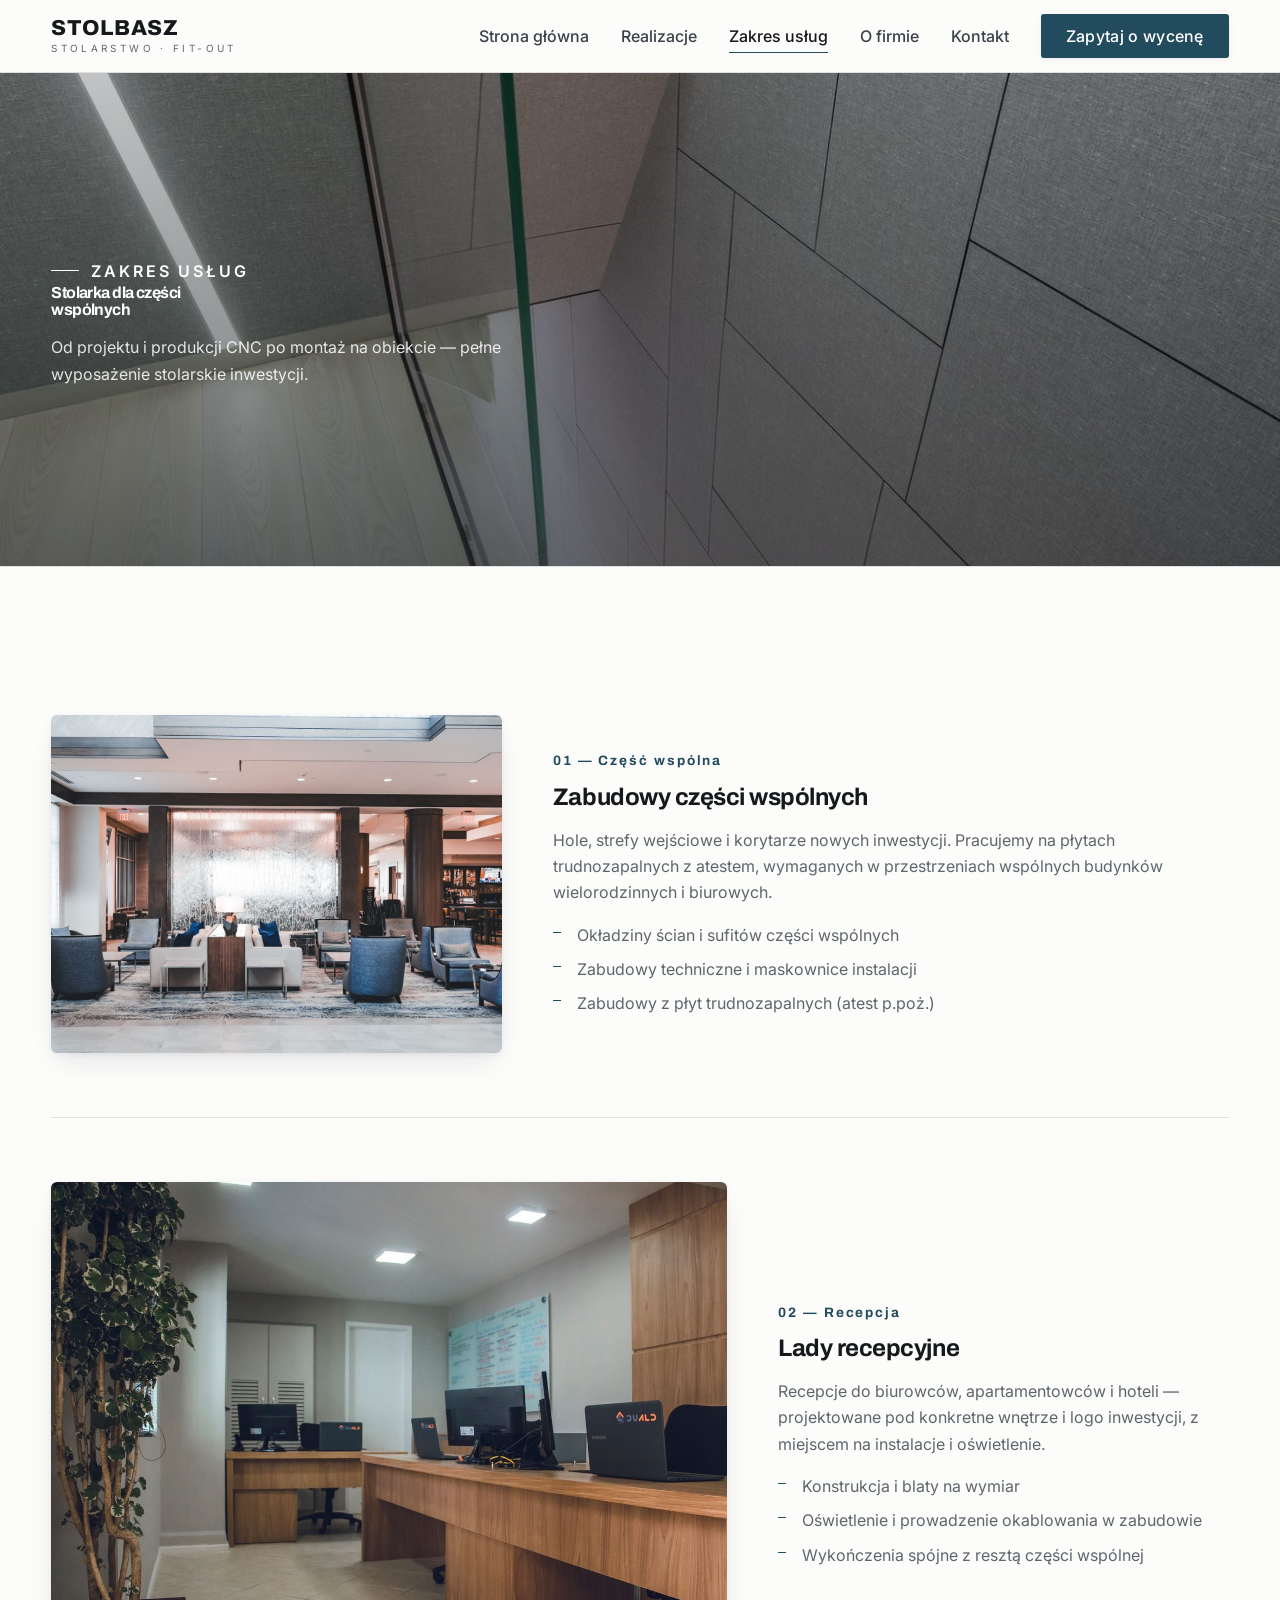
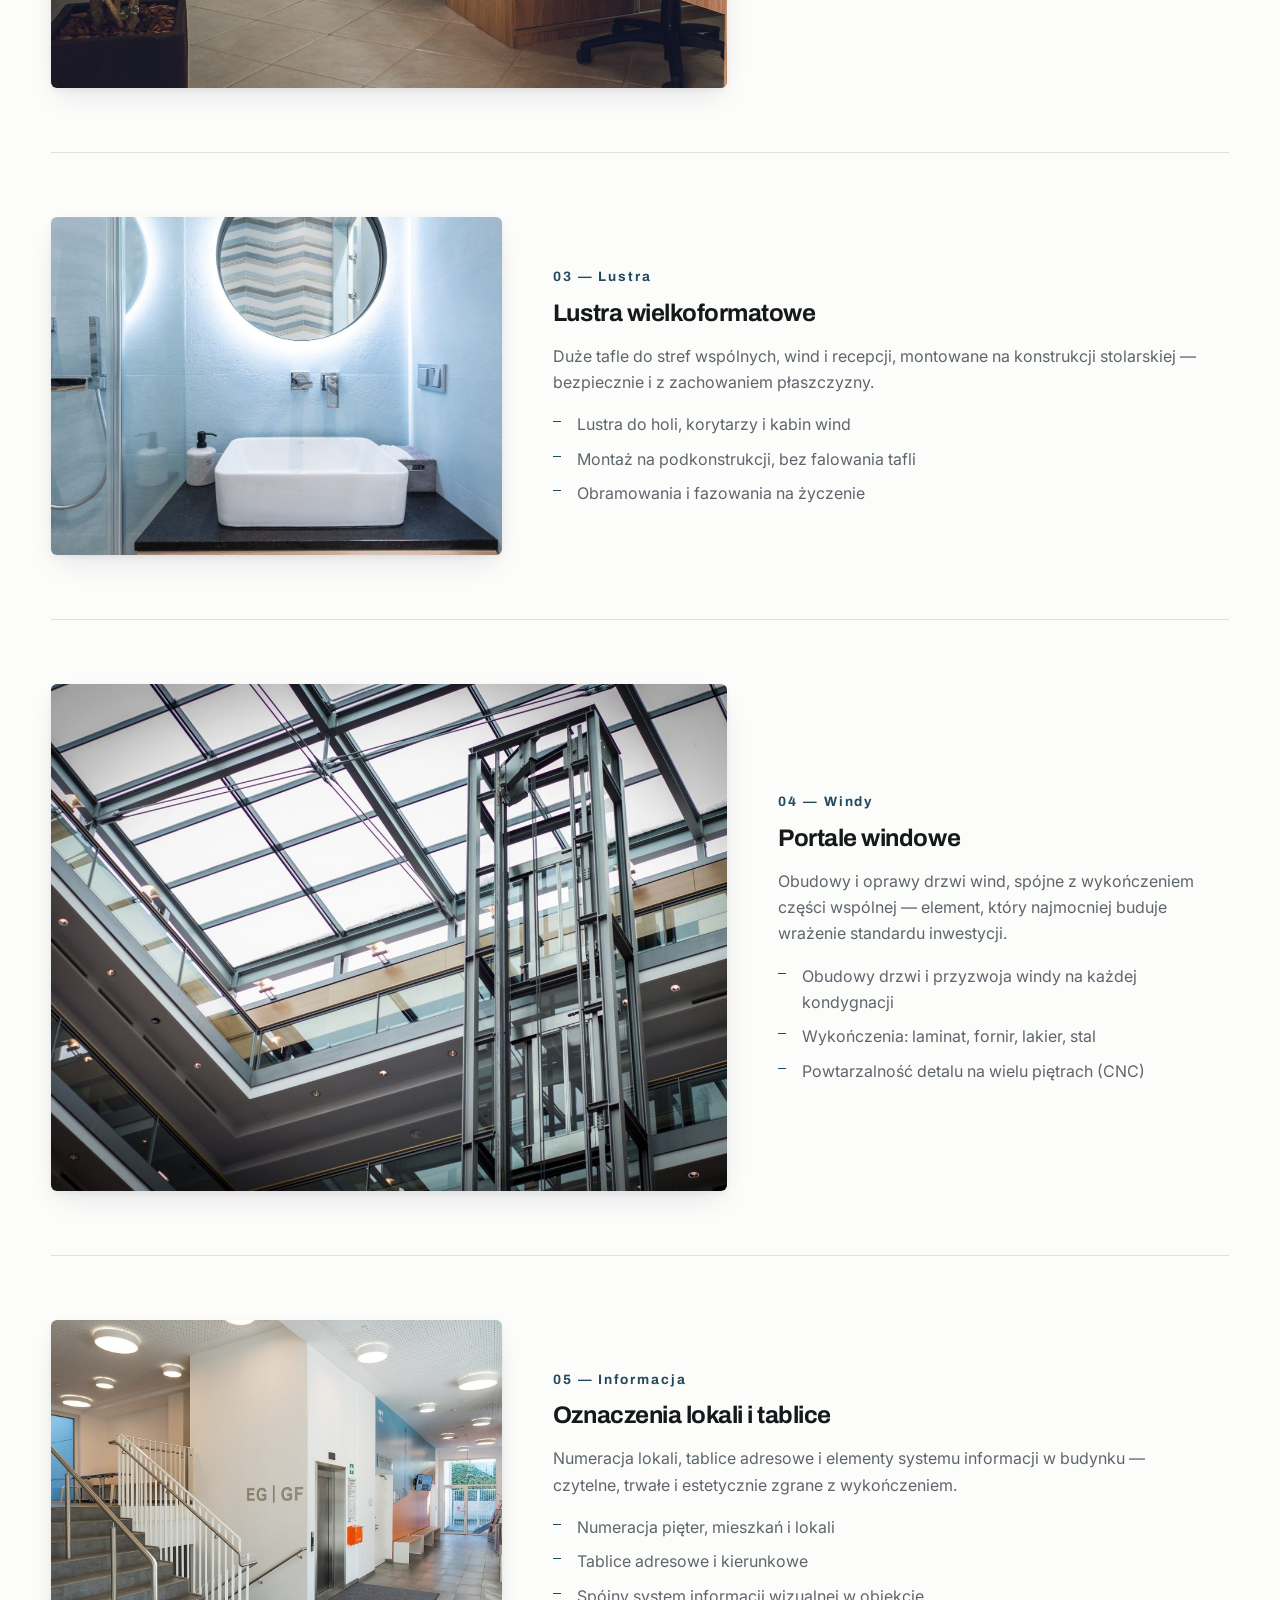
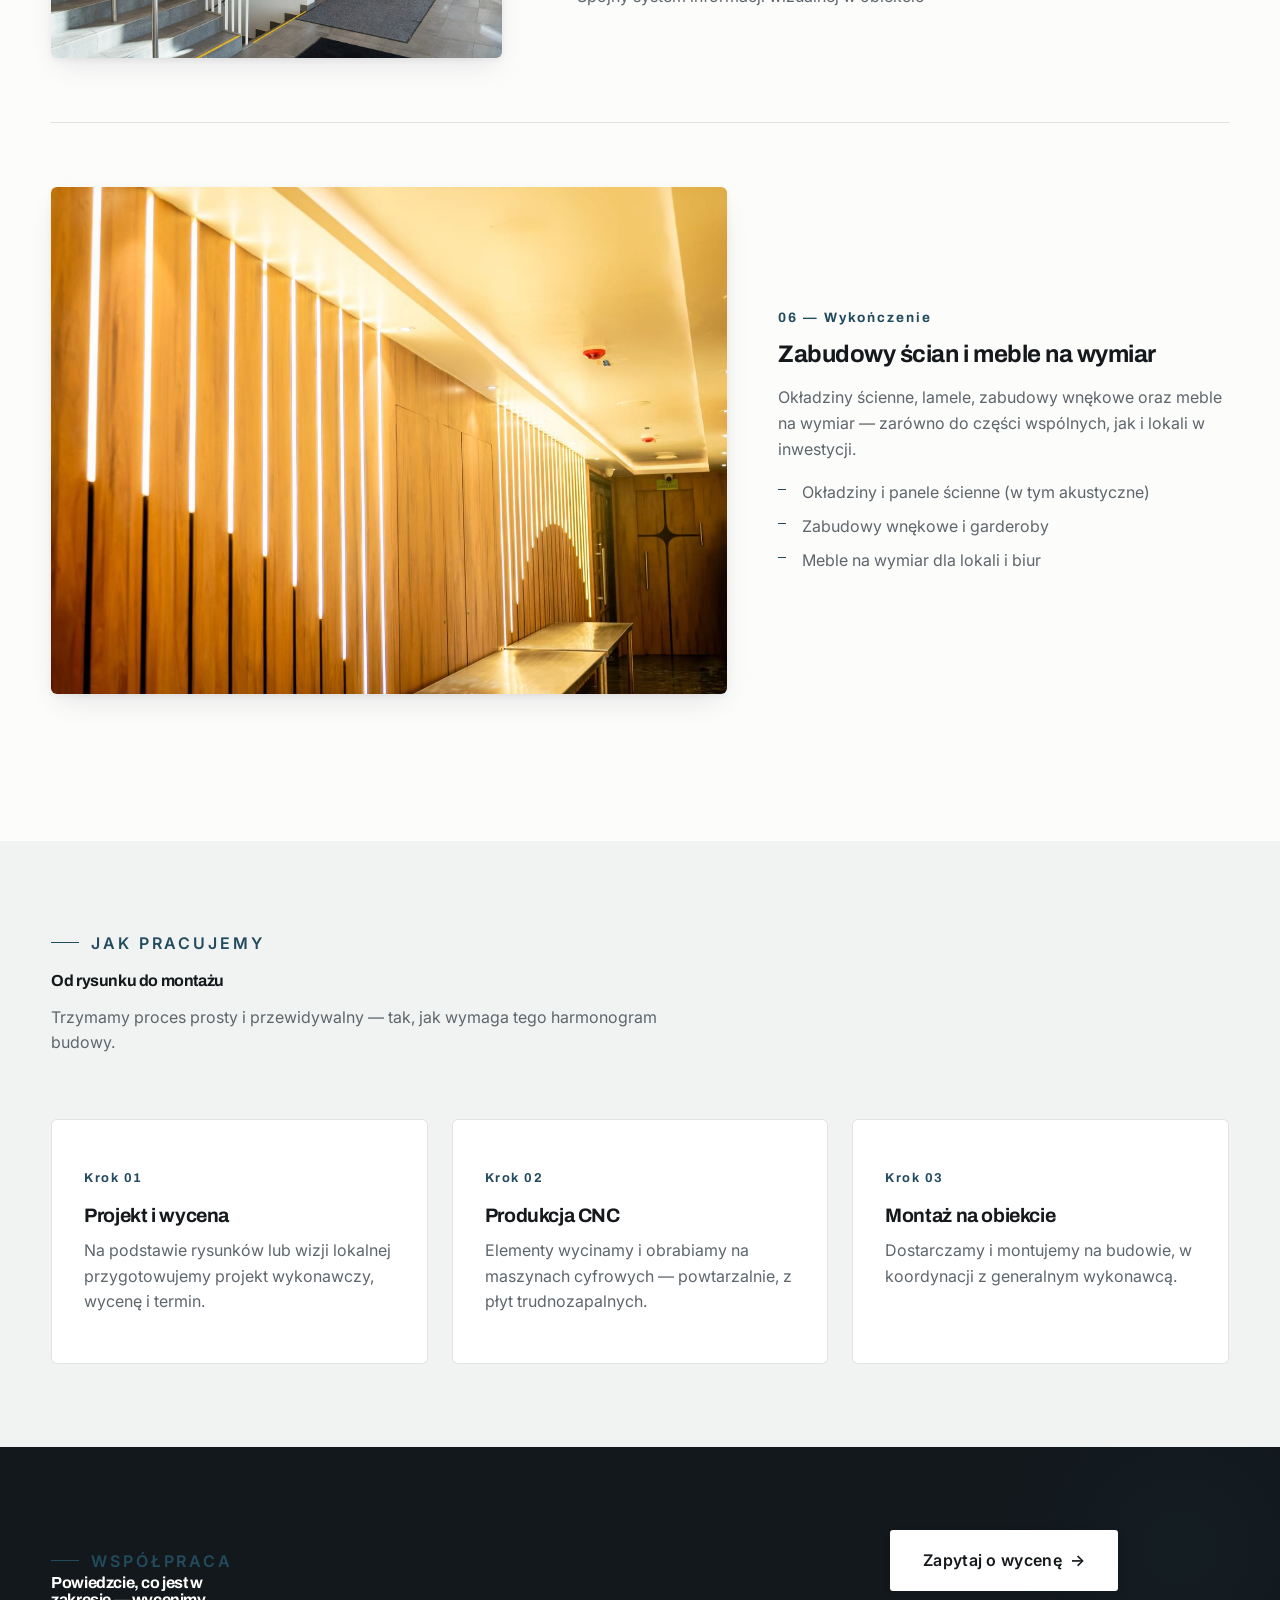
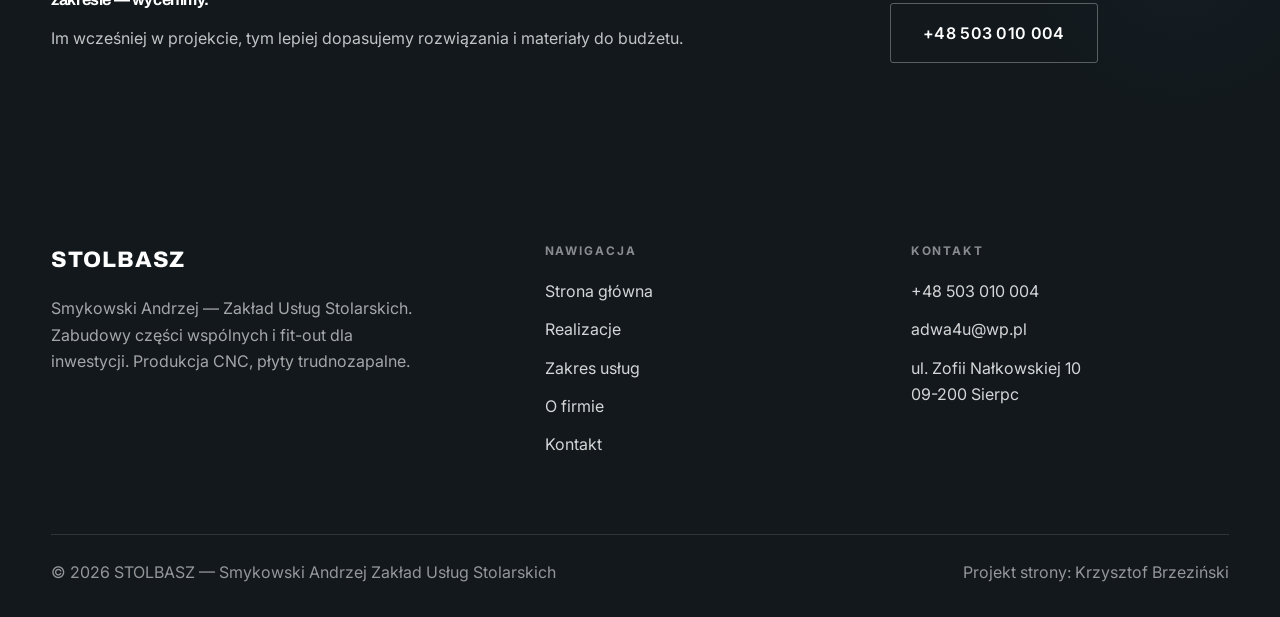
<file: zakres.html>
<!DOCTYPE html>
<html lang="pl">
<head>
<meta charset="UTF-8">
<meta name="viewport" content="width=device-width, initial-scale=1.0">
<title>Zakres usług — STOLBASZ | stolarstwo fit-out dla inwestycji</title>
<meta name="description" content="Zakres usług STOLBASZ: zabudowy części wspólnych, lady recepcyjne, lustra wielkoformatowe, portale windowe, oznaczenia lokali, zabudowy ścian i meble na wymiar.">
<link rel="preconnect" href="https://fonts.googleapis.com">
<link rel="preconnect" href="https://fonts.gstatic.com" crossorigin>
<link href="https://fonts.googleapis.com/css2?family=Archivo:wght@500;600;700;800&family=Inter:wght@400;500;600;700&display=swap" rel="stylesheet">
<link rel="stylesheet" href="assets/styles.css?v=4">
</head>
<body>

<header class="nav">
  <div class="wrap nav-inner">
    <a class="brand" href="index.html"><span class="name">STOLBASZ</span><span class="sub">Stolarstwo · Fit-out</span></a>
    <nav class="nav-links">
      <a href="index.html">Strona główna</a>
      <a href="realizacje.html">Realizacje</a>
      <a href="zakres.html" class="active">Zakres usług</a>
      <a href="o-firmie.html">O firmie</a>
      <a href="kontakt.html">Kontakt</a>
      <a href="kontakt.html" class="btn btn-accent">Zapytaj o wycenę</a>
    </nav>
    <button class="nav-toggle" aria-label="Menu"><span></span><span></span><span></span></button>
  </div>
</header>

<section class="pagehead">
  <img src="img/schody-szklo.jpg" alt="Klatka schodowa z balustradą szklaną i zabudową ścienną">
  <div class="wrap">
    <span class="eyebrow">Zakres usług</span>
    <h1>Stolarka dla części wspólnych</h1>
    <p>Od projektu i produkcji CNC po montaż na obiekcie — pełne wyposażenie stolarskie inwestycji.</p>
  </div>
</section>

<!-- SZCZEGÓŁOWY ZAKRES -->
<section>
  <div class="wrap">

    <div class="svc-row reveal">
      <div class="svc-row-art"><img src="img/lobby.jpg" alt="Zabudowy części wspólnych — hol inwestycji"></div>
      <div>
        <span class="num">01 — Część wspólna</span>
        <h3>Zabudowy części wspólnych</h3>
        <p class="muted">Hole, strefy wejściowe i korytarze nowych inwestycji. Pracujemy na płytach trudnozapalnych z atestem, wymaganych w przestrzeniach wspólnych budynków wielorodzinnych i biurowych.</p>
        <ul>
          <li>Okładziny ścian i sufitów części wspólnych</li>
          <li>Zabudowy techniczne i maskownice instalacji</li>
          <li>Zabudowy z płyt trudnozapalnych (atest p.poż.)</li>
        </ul>
      </div>
    </div>

    <div class="svc-row rev reveal">
      <div class="svc-row-art"><img src="img/lada.jpg" alt="Lada recepcyjna w biurowcu"></div>
      <div>
        <span class="num">02 — Recepcja</span>
        <h3>Lady recepcyjne</h3>
        <p class="muted">Recepcje do biurowców, apartamentowców i hoteli — projektowane pod konkretne wnętrze i logo inwestycji, z miejscem na instalacje i oświetlenie.</p>
        <ul>
          <li>Konstrukcja i blaty na wymiar</li>
          <li>Oświetlenie i prowadzenie okablowania w zabudowie</li>
          <li>Wykończenia spójne z resztą części wspólnej</li>
        </ul>
      </div>
    </div>

    <div class="svc-row reveal">
      <div class="svc-row-art"><img src="img/lustro.jpg" alt="Lustro wielkoformatowe w strefie wspólnej"></div>
      <div>
        <span class="num">03 — Lustra</span>
        <h3>Lustra wielkoformatowe</h3>
        <p class="muted">Duże tafle do stref wspólnych, wind i recepcji, montowane na konstrukcji stolarskiej — bezpiecznie i z zachowaniem płaszczyzny.</p>
        <ul>
          <li>Lustra do holi, korytarzy i kabin wind</li>
          <li>Montaż na podkonstrukcji, bez falowania tafli</li>
          <li>Obramowania i fazowania na życzenie</li>
        </ul>
      </div>
    </div>

    <div class="svc-row rev reveal">
      <div class="svc-row-art"><img src="img/winda-szklo.jpg" alt="Portal windowy — obudowa drzwi windy"></div>
      <div>
        <span class="num">04 — Windy</span>
        <h3>Portale windowe</h3>
        <p class="muted">Obudowy i oprawy drzwi wind, spójne z wykończeniem części wspólnej — element, który najmocniej buduje wrażenie standardu inwestycji.</p>
        <ul>
          <li>Obudowy drzwi i przyzwoja windy na każdej kondygnacji</li>
          <li>Wykończenia: laminat, fornir, lakier, stal</li>
          <li>Powtarzalność detalu na wielu piętrach (CNC)</li>
        </ul>
      </div>
    </div>

    <div class="svc-row reveal">
      <div class="svc-row-art"><img src="img/korytarz-winda.jpg" alt="Oznaczenia pięter i lokali w części wspólnej"></div>
      <div>
        <span class="num">05 — Informacja</span>
        <h3>Oznaczenia lokali i tablice</h3>
        <p class="muted">Numeracja lokali, tablice adresowe i elementy systemu informacji w budynku — czytelne, trwałe i estetycznie zgrane z wykończeniem.</p>
        <ul>
          <li>Numeracja pięter, mieszkań i lokali</li>
          <li>Tablice adresowe i kierunkowe</li>
          <li>Spójny system informacji wizualnej w obiekcie</li>
        </ul>
      </div>
    </div>

    <div class="svc-row rev reveal">
      <div class="svc-row-art"><img src="img/lamele.jpg" alt="Zabudowa ścienna z lameli i meble na wymiar"></div>
      <div>
        <span class="num">06 — Wykończenie</span>
        <h3>Zabudowy ścian i meble na wymiar</h3>
        <p class="muted">Okładziny ścienne, lamele, zabudowy wnękowe oraz meble na wymiar — zarówno do części wspólnych, jak i lokali w inwestycji.</p>
        <ul>
          <li>Okładziny i panele ścienne (w tym akustyczne)</li>
          <li>Zabudowy wnękowe i garderoby</li>
          <li>Meble na wymiar dla lokali i biur</li>
        </ul>
      </div>
    </div>

  </div>
</section>

<!-- PROCES -->
<section class="trust">
  <div class="wrap">
    <div class="head reveal">
      <span class="eyebrow">Jak pracujemy</span>
      <h2>Od rysunku do montażu</h2>
      <p>Trzymamy proces prosty i przewidywalny — tak, jak wymaga tego harmonogram budowy.</p>
    </div>
    <div class="svc-grid">
      <div class="svc reveal"><div class="ic">Krok 01</div><h3>Projekt i wycena</h3><p>Na podstawie rysunków lub wizji lokalnej przygotowujemy projekt wykonawczy, wycenę i termin.</p></div>
      <div class="svc reveal"><div class="ic">Krok 02</div><h3>Produkcja CNC</h3><p>Elementy wycinamy i obrabiamy na maszynach cyfrowych — powtarzalnie, z płyt trudnozapalnych.</p></div>
      <div class="svc reveal"><div class="ic">Krok 03</div><h3>Montaż na obiekcie</h3><p>Dostarczamy i montujemy na budowie, w koordynacji z generalnym wykonawcą.</p></div>
    </div>
  </div>
</section>

<section class="cta">
  <div class="wrap">
    <div class="reveal">
      <span class="eyebrow">Współpraca</span>
      <h2>Powiedzcie, co jest w zakresie — wycenimy.</h2>
      <p>Im wcześniej w projekcie, tym lepiej dopasujemy rozwiązania i materiały do budżetu.</p>
    </div>
    <div class="cta-actions reveal">
      <a href="kontakt.html" class="btn btn-light">Zapytaj o wycenę <span class="arr">→</span></a>
      <a href="tel:+48503010004" class="btn btn-ghost" style="color:#fff;border-color:rgba(255,255,255,.3)">+48 503 010 004</a>
    </div>
  </div>
</section>

<footer>
  <div class="wrap">
    <div class="foot-grid">
      <div class="foot-brand">
        <div class="name">STOLBASZ</div>
        <p>Smykowski Andrzej — Zakład Usług Stolarskich. Zabudowy części wspólnych i fit-out dla inwestycji. Produkcja CNC, płyty trudnozapalne.</p>
      </div>
      <div class="foot-col">
        <h4>Nawigacja</h4>
        <a href="index.html">Strona główna</a>
        <a href="realizacje.html">Realizacje</a>
        <a href="zakres.html">Zakres usług</a>
        <a href="o-firmie.html">O firmie</a>
        <a href="kontakt.html">Kontakt</a>
      </div>
      <div class="foot-col">
        <h4>Kontakt</h4>
        <a href="tel:+48503010004">+48 503 010 004</a>
        <a href="mailto:adwa4u@wp.pl">adwa4u@wp.pl</a>
        <p>ul. Zofii Nałkowskiej 10<br>09-200 Sierpc</p>
      </div>
    </div>
    <div class="foot-bot">
      <span>© 2026 STOLBASZ — Smykowski Andrzej Zakład Usług Stolarskich</span>
      <span>Projekt strony: Krzysztof Brzeziński</span>
    </div>
  </div>
</footer>

<script src="assets/main.js?v=4"></script>
</body>
</html>
</file>
<file: assets/styles.css>
/* ============================================================
   STOLBASZ — premium, architektoniczny B2B fit-out
   Jasna paleta, zero brązu. System wg premium-web-craft.
   Projekt strony: Krzysztof Brzeziński
   ============================================================ */

:root{
  /* PALETA — jasna, architektoniczna, chłodna */
  --paper:#FCFCFB;          /* główne tło */
  --paper-2:#F1F3F2;        /* sekcje alternatywne (chłodny jasny szary) */
  --paper-3:#E9ECEB;        /* delikatne wypełnienia */
  --ink:#15191C;            /* tekst główny — chłodny grafit */
  --ink-soft:#3A4248;       /* nagłówki drugorzędne */
  --muted:#5E666C;          /* tekst poboczny */
  --line:rgba(21,25,28,.12);/* hairline */
  --accent:#234B5E;         /* stonowany petrol-slate — jedyny akcent */
  --accent-d:#173744;
  --accent-soft:rgba(35,75,94,.10);
  --dark:#12181C;           /* sekcje ciemne (stopka/CTA) */

  /* ODSTĘPY — skala 4/8 */
  --space-1:4px; --space-2:8px; --space-3:12px; --space-4:16px; --space-5:24px;
  --space-6:32px; --space-7:48px; --space-8:64px; --space-9:96px; --space-10:128px;

  /* TYPOGRAFIA — fluid clamp() */
  --text-sm:clamp(.82rem,.8rem+.1vw,.9rem);
  --text-base:clamp(1rem,.97rem+.15vw,1.1rem);
  --text-lg:clamp(1.12rem,1.05rem+.3vw,1.3rem);
  --text-h3:clamp(1.2rem,1.1rem+.5vw,1.5rem);
  --text-h2:clamp(1.9rem,1.5rem+1.9vw,2.8rem);
  --text-h1:clamp(2.6rem,1.9rem+3.6vw,4.6rem);

  /* PROMIENIE — architektoniczne, raczej ostre */
  --r-sm:3px; --r-md:6px; --r-lg:10px;

  /* RUCH */
  --ease:cubic-bezier(.25,.46,.45,.94); --dur:.24s;

  /* CIENIE — miękkie, warstwowe */
  --sh-sm:0 1px 2px rgba(16,24,32,.04), 0 2px 8px rgba(16,24,32,.05);
  --sh-md:0 2px 6px rgba(16,24,32,.05), 0 12px 28px -8px rgba(16,24,32,.12);
  --sh-lg:0 6px 14px rgba(16,24,32,.07), 0 26px 56px -18px rgba(16,24,32,.22);

  --hairline:1px solid var(--line);

  --font-display:"Archivo","Helvetica Neue",sans-serif;
  --font-body:"Inter","Helvetica Neue",Arial,sans-serif;
}

*{box-sizing:border-box;margin:0;padding:0}
html{scroll-behavior:smooth}
body{
  font-family:var(--font-body);
  font-size:var(--text-base);
  line-height:1.65;
  color:var(--ink);
  background:var(--paper);
  -webkit-font-smoothing:antialiased;
  text-rendering:optimizeLegibility;
}
img{max-width:100%;display:block}
a{color:inherit;text-decoration:none}

.wrap{width:min(92%,1180px);margin-inline:auto}
section{padding-block:clamp(52px,6.5vw,96px)}

h1,h2,h3{font-family:var(--font-display);font-weight:700;line-height:1.08;letter-spacing:-.02em;color:var(--ink)}
h1{font-size:var(--text-h1);letter-spacing:-.035em}
h2{font-size:var(--text-h2);letter-spacing:-.025em}
h3{font-size:var(--text-h3)}
p{max-width:65ch}

.eyebrow{
  font-family:var(--font-body);
  font-size:var(--text-sm);
  font-weight:600;
  letter-spacing:.18em;
  text-transform:uppercase;
  color:var(--accent);
  display:inline-flex;align-items:center;gap:var(--space-3);
}
.eyebrow::before{content:"";width:28px;height:1px;background:var(--accent);display:inline-block}

.muted{color:var(--muted)}
.lead{font-size:var(--text-lg);line-height:1.55;color:var(--ink-soft);max-width:50ch}

/* ---------- BUTTONS ---------- */
.btn{
  display:inline-flex;align-items:center;gap:var(--space-2);
  font-weight:600;font-size:var(--text-sm);letter-spacing:.02em;
  padding:var(--space-4) var(--space-6);
  border-radius:var(--r-sm);
  transition:transform var(--dur) var(--ease),box-shadow var(--dur) var(--ease),background var(--dur) var(--ease);
  cursor:pointer;border:1px solid transparent;
}
.btn-accent{background:var(--accent);color:#fff;box-shadow:var(--sh-sm)}
.btn-accent:hover{background:var(--accent-d);transform:translateY(-2px);box-shadow:var(--sh-md)}
.btn-accent:active{transform:translateY(0);box-shadow:var(--sh-sm)}
.btn-ghost{background:transparent;color:var(--ink);border-color:var(--line)}
.btn-ghost:hover{border-color:var(--accent);color:var(--accent);transform:translateY(-2px)}
.btn-light{background:#fff;color:var(--ink);box-shadow:var(--sh-sm)}
.btn-light:hover{transform:translateY(-2px);box-shadow:var(--sh-md)}
.btn .arr{transition:transform var(--dur) var(--ease)}
.btn:hover .arr{transform:translateX(4px)}

/* ---------- NAV ---------- */
.nav{
  position:sticky;top:0;z-index:50;
  background:color-mix(in srgb,var(--paper) 88%,transparent);
  backdrop-filter:saturate(140%) blur(10px);
  border-bottom:var(--hairline);
}
.nav-inner{display:flex;align-items:center;justify-content:space-between;height:72px}
.brand{display:flex;flex-direction:column;line-height:1}
.brand .name{font-family:var(--font-display);font-weight:800;font-size:1.35rem;letter-spacing:.04em}
.brand .sub{font-size:.62rem;letter-spacing:.34em;text-transform:uppercase;color:var(--muted);margin-top:5px}
.nav-links{display:flex;align-items:center;gap:var(--space-6)}
.nav-links a{font-size:var(--text-sm);font-weight:500;color:var(--ink-soft);position:relative;padding-block:4px;transition:color var(--dur) var(--ease)}
.nav-links a::after{content:"";position:absolute;left:0;bottom:0;width:0;height:1.5px;background:var(--accent);transition:width var(--dur) var(--ease)}
.nav-links a:hover,.nav-links a.active{color:var(--ink)}
.nav-links a:hover::after,.nav-links a.active::after{width:100%}
.nav-links .btn{padding:var(--space-2) var(--space-5)}
/* przyciski w nav: właściwy kolor (przebij .nav-links a) + bez podkreślenia */
.nav-links a.btn-accent{color:#fff}
.nav-links a.btn-ghost,.nav-links a.btn-light{color:var(--ink)}
.nav-links a.btn::after{display:none}
.nav-toggle{display:none;background:none;border:none;cursor:pointer;flex-direction:column;gap:5px;padding:8px}
.nav-toggle span{width:24px;height:2px;background:var(--ink);transition:var(--dur)}

/* ---------- HERO (split) ---------- */
.hero{position:relative;overflow:hidden;border-bottom:var(--hairline)}
.hero-grid{display:grid;grid-template-columns:1.05fr .95fr;gap:clamp(24px,4vw,60px);align-items:center;
  padding-block:clamp(36px,4.5vw,64px)}
.hero-copy .eyebrow{margin-bottom:var(--space-5)}
.hero-copy h1{margin-bottom:var(--space-5)}
.hero-copy .lead{margin-bottom:var(--space-7)}
.hero-actions{display:flex;flex-wrap:wrap;gap:var(--space-4)}
.hero-art{position:relative;aspect-ratio:4/3;border-radius:var(--r-lg);overflow:hidden;box-shadow:var(--sh-lg)}
.hero-art img{width:100%;height:100%;object-fit:cover}
.hero-art::after{content:"";position:absolute;inset:0;background:linear-gradient(180deg,transparent 55%,rgba(18,24,28,.28))}
.hero-badge{position:absolute;left:var(--space-5);bottom:var(--space-5);z-index:2;
  background:rgba(252,252,251,.94);backdrop-filter:blur(4px);
  border-radius:var(--r-md);padding:var(--space-4) var(--space-5);box-shadow:var(--sh-md);max-width:78%}
.hero-badge strong{display:block;font-family:var(--font-display);font-size:1rem;letter-spacing:-.01em}
.hero-badge span{font-size:var(--text-sm);color:var(--muted)}

/* ---------- HERO duży / kinowy (strona główna) ---------- */
.hero-cine{position:relative;min-height:clamp(560px,82vh,840px);display:flex;align-items:center;overflow:hidden;border-bottom:var(--hairline)}
.hero-cine>img{position:absolute;inset:0;width:100%;height:100%;object-fit:cover;z-index:0}
.hero-cine::after{content:"";position:absolute;inset:0;z-index:1;
  background:linear-gradient(95deg,rgba(13,18,23,.86) 0%,rgba(13,18,23,.64) 32%,rgba(13,18,23,.24) 62%,rgba(13,18,23,.04) 100%)}
.hero-cine .wrap{position:relative;z-index:2;padding-block:var(--space-8)}
.hero-cine .hero-copy{max-width:660px}
.hero-cine .eyebrow{color:#fff;margin-bottom:var(--space-5)}
.hero-cine .eyebrow::before{background:#fff}
.hero-cine h1{color:#fff;margin-bottom:var(--space-5);font-size:clamp(2.9rem,2rem+4.4vw,5.2rem)}
.hero-cine .lead{color:rgba(255,255,255,.92);max-width:48ch;margin-bottom:var(--space-7)}
.hero-cine .hero-actions{display:flex;flex-wrap:wrap;gap:var(--space-4)}
@media(max-width:680px){
  .hero-cine{min-height:clamp(520px,76vh,640px);align-items:flex-end}
  .hero-cine::after{background:linear-gradient(0deg,rgba(13,18,23,.9) 6%,rgba(13,18,23,.45) 55%,rgba(13,18,23,.25) 100%)}
  .hero-cine .wrap{padding-bottom:var(--space-9)}
}

/* full-bleed hero variant (podstrony) */
.pagehead{position:relative;min-height:46vh;display:flex;align-items:flex-end;overflow:hidden;border-bottom:var(--hairline)}
.pagehead img{position:absolute;inset:0;width:100%;height:100%;object-fit:cover}
.pagehead::after{content:"";position:absolute;inset:0;background:linear-gradient(180deg,rgba(18,24,28,.25),rgba(18,24,28,.62))}
.pagehead .wrap{position:relative;z-index:2;padding-block:var(--space-9);color:#fff}
.pagehead h1{color:#fff;max-width:18ch}
.pagehead .eyebrow{color:#fff}
.pagehead .eyebrow::before{background:#fff}
.pagehead p{color:rgba(255,255,255,.86);margin-top:var(--space-4);max-width:54ch}

/* ---------- STRIP (pasek skrótów / liczby) ---------- */
.strip{background:var(--dark);color:#fff}
.strip .wrap{display:grid;grid-template-columns:repeat(4,1fr);gap:var(--space-6);padding-block:var(--space-8)}
.strip .item .k{font-family:var(--font-display);font-size:clamp(1.6rem,1.2rem+1.4vw,2.4rem);font-weight:800;letter-spacing:-.02em;color:#fff}
.strip .item .v{font-size:var(--text-sm);color:rgba(255,255,255,.66);margin-top:var(--space-2);line-height:1.45}
.strip .item{border-left:2px solid var(--accent);padding-left:var(--space-5)}

/* ---------- SECTION HEAD ---------- */
.head{max-width:48rem;margin-bottom:var(--space-8)}
.head.center{margin-inline:auto;text-align:center}
.head .eyebrow{margin-bottom:var(--space-4)}
.head h2{margin-bottom:var(--space-4)}
.head p{color:var(--muted);font-size:var(--text-lg);line-height:1.55}
.head.center p{margin-inline:auto}

/* ---------- INTRO SPLIT ---------- */
.split{display:grid;grid-template-columns:.92fr 1.08fr;gap:clamp(28px,5vw,80px);align-items:center}
.split.rev{grid-template-columns:1.08fr .92fr}
.split.rev .split-art{order:-1}
.split-art{position:relative;aspect-ratio:5/4;border-radius:var(--r-lg);overflow:hidden;box-shadow:var(--sh-lg)}
.split-art img{width:100%;height:100%;object-fit:cover}
.split-copy h2{margin-bottom:var(--space-5)}
.split-copy p+p{margin-top:var(--space-4)}
.split-copy .btn{margin-top:var(--space-6)}

/* ---------- SERVICES (zakres) ---------- */
.svc-grid{display:grid;grid-template-columns:repeat(auto-fit,minmax(280px,1fr));gap:var(--space-5)}
.svc{background:#fff;border:var(--hairline);border-radius:var(--r-md);padding:var(--space-7) var(--space-6);
  transition:transform var(--dur) var(--ease),box-shadow var(--dur) var(--ease),border-color var(--dur) var(--ease);
  position:relative;overflow:hidden}
.svc::before{content:"";position:absolute;left:0;top:0;width:3px;height:0;background:var(--accent);transition:height var(--dur) var(--ease)}
.svc:hover{transform:translateY(-4px);box-shadow:var(--sh-md);border-color:transparent}
.svc:hover::before{height:100%}
.svc .ic{font-family:var(--font-display);font-size:.8rem;font-weight:700;letter-spacing:.12em;color:var(--accent);margin-bottom:var(--space-4)}
.svc h3{margin-bottom:var(--space-3);font-size:1.22rem}
.svc p{color:var(--muted);font-size:var(--text-base);line-height:1.6}

/* big detailed service rows */
.svc-row{display:grid;grid-template-columns:.8fr 1.2fr;gap:clamp(20px,4vw,60px);align-items:center;padding-block:var(--space-8)}
.svc-row+.svc-row{border-top:var(--hairline)}
.svc-row.rev{grid-template-columns:1.2fr .8fr}
.svc-row.rev .svc-row-art{order:-1}
.svc-row-art{aspect-ratio:4/3;border-radius:var(--r-md);overflow:hidden;box-shadow:var(--sh-md)}
.svc-row-art img{width:100%;height:100%;object-fit:cover}
.svc-row h3{font-size:1.5rem;margin-bottom:var(--space-4)}
.svc-row .num{font-family:var(--font-display);font-size:.85rem;font-weight:700;letter-spacing:.14em;color:var(--accent);display:block;margin-bottom:var(--space-3)}
.svc-row ul{list-style:none;margin-top:var(--space-4);display:flex;flex-direction:column;gap:var(--space-2)}
.svc-row li{position:relative;padding-left:var(--space-5);color:var(--muted);font-size:var(--text-base)}
.svc-row li::before{content:"";position:absolute;left:0;top:.62em;width:8px;height:1px;background:var(--accent)}

/* ---------- GALLERY (realizacje) ---------- */
.gallery{display:grid;grid-template-columns:repeat(12,1fr);gap:var(--space-4);grid-auto-rows:200px}
.tile{position:relative;overflow:hidden;border-radius:var(--r-md);box-shadow:var(--sh-sm);
  transition:transform var(--dur) var(--ease),box-shadow var(--dur) var(--ease)}
.tile img{width:100%;height:100%;object-fit:cover;transition:transform .6s var(--ease)}
.tile:hover{box-shadow:var(--sh-md)}
.tile:hover img{transform:scale(1.05)}
.tile .cap{position:absolute;left:0;right:0;bottom:0;padding:var(--space-5) var(--space-4) var(--space-4);
  background:linear-gradient(transparent,rgba(18,24,28,.78));color:#fff;
  font-size:var(--text-sm);font-weight:600;letter-spacing:.01em;
  opacity:0;transform:translateY(8px);transition:var(--dur) var(--ease)}
.tile:hover .cap{opacity:1;transform:translateY(0)}
.tile .cap small{display:block;font-weight:400;opacity:.78;letter-spacing:.04em;text-transform:uppercase;font-size:.66rem;margin-top:3px}
/* bento spans */
.t-wide{grid-column:span 6}
.t-tall{grid-column:span 6;grid-row:span 2}
.t-std{grid-column:span 6}
.t-third{grid-column:span 4}
.t-two3{grid-column:span 8}

/* ---------- TRUST / WIARYGODNOŚĆ ---------- */
.trust{background:var(--paper-2)}
.trust-grid{display:grid;grid-template-columns:repeat(auto-fit,minmax(240px,1fr));gap:var(--space-5);margin-top:var(--space-7)}
.trust-card{background:#fff;border-radius:var(--r-md);padding:var(--space-7) var(--space-6);box-shadow:var(--sh-sm);border-top:3px solid var(--accent)}
.trust-card .big{font-family:var(--font-display);font-size:clamp(1.8rem,1.3rem+1.6vw,2.6rem);font-weight:800;letter-spacing:-.02em;color:var(--ink);line-height:1}
.trust-card h3{font-size:1.12rem;margin:var(--space-3) 0 var(--space-2)}
.trust-card p{color:var(--muted);font-size:var(--text-base);line-height:1.55}

/* ---------- CTA band ---------- */
.cta{background:var(--dark);color:#fff;position:relative;overflow:hidden}
.cta .wrap{display:grid;grid-template-columns:1.4fr .6fr;gap:var(--space-7);align-items:center;position:relative;z-index:2}
.cta h2{color:#fff;max-width:20ch}
.cta p{color:rgba(255,255,255,.74);margin-top:var(--space-4)}
.cta-actions{display:flex;flex-direction:column;gap:var(--space-3);align-items:flex-start}
.cta::before{content:"";position:absolute;right:-80px;top:-80px;width:360px;height:360px;border-radius:50%;
  background:radial-gradient(circle,var(--accent-soft),transparent 70%)}

/* ---------- CONTACT ---------- */
.contact-grid{display:grid;grid-template-columns:.85fr 1.15fr;gap:clamp(28px,4vw,56px);align-items:start}
.info-list{display:flex;flex-direction:column;gap:var(--space-2)}
.info-row{display:flex;gap:var(--space-4);align-items:flex-start;padding-block:var(--space-4);border-bottom:var(--hairline)}
.info-row .ic{flex:none;width:42px;height:42px;display:grid;place-items:center;border-radius:50%;
  background:var(--accent-soft);color:var(--accent);font-size:1.05rem}
.info-row .lbl{font-size:.72rem;letter-spacing:.14em;text-transform:uppercase;color:var(--muted)}
.info-row .val{font-weight:600;font-size:var(--text-base);margin-top:2px}
.info-row a.val:hover{color:var(--accent)}
.map{border:none;border-radius:var(--r-lg);box-shadow:var(--sh-md);width:100%;height:100%;min-height:380px;filter:grayscale(.2) contrast(1.02)}
.form{background:#fff;border:var(--hairline);border-radius:var(--r-lg);padding:clamp(24px,3vw,40px);box-shadow:var(--sh-sm)}
.form .fld{margin-bottom:var(--space-5)}
.form label{display:block;font-size:var(--text-sm);font-weight:600;margin-bottom:var(--space-2)}
.form input,.form textarea{width:100%;font-family:inherit;font-size:var(--text-base);color:var(--ink);
  padding:var(--space-4);border:var(--hairline);border-radius:var(--r-sm);background:var(--paper);transition:border-color var(--dur)}
.form input:focus,.form textarea:focus{outline:none;border-color:var(--accent);background:#fff}
.form textarea{resize:vertical;min-height:120px}
.form .note{font-size:var(--text-sm);color:var(--muted);margin-top:var(--space-3)}

/* ---------- FOOTER ---------- */
footer{background:var(--dark);color:#fff;padding-block:var(--space-9) var(--space-6)}
.foot-grid{display:grid;grid-template-columns:1.4fr 1fr 1fr;gap:var(--space-7);margin-bottom:var(--space-8)}
.foot-brand .name{font-family:var(--font-display);font-weight:800;font-size:1.4rem;letter-spacing:.04em}
.foot-brand p{color:rgba(255,255,255,.62);margin-top:var(--space-4);font-size:var(--text-base);max-width:38ch}
.foot-col h4{font-size:.74rem;letter-spacing:.16em;text-transform:uppercase;color:rgba(255,255,255,.5);margin-bottom:var(--space-4)}
.foot-col a,.foot-col p{display:block;color:rgba(255,255,255,.82);font-size:var(--text-base);margin-bottom:var(--space-3)}
.foot-col a:hover{color:#fff}
.foot-bot{border-top:1px solid rgba(255,255,255,.12);padding-top:var(--space-5);display:flex;justify-content:space-between;flex-wrap:wrap;gap:var(--space-3);
  font-size:var(--text-sm);color:rgba(255,255,255,.55)}
.foot-bot a:hover{color:#fff}

/* ---------- REVEAL ---------- */
.reveal{opacity:0;transform:translateY(22px);transition:opacity .6s var(--ease),transform .6s var(--ease)}
.reveal.in{opacity:1;transform:none}

/* ---------- RESPONSIVE ---------- */
@media(max-width:920px){
  .hero-grid,.split,.split.rev,.svc-row,.svc-row.rev,.cta .wrap,.contact-grid,.foot-grid{grid-template-columns:1fr}
  .split.rev .split-art,.svc-row.rev .svc-row-art{order:0}
  .hero-art{aspect-ratio:16/10;max-height:420px}
  .strip .wrap{grid-template-columns:repeat(2,1fr);gap:var(--space-7)}
  .gallery{grid-auto-rows:180px}
  .t-wide,.t-tall,.t-std,.t-third,.t-two3{grid-column:span 6}
  .t-tall{grid-row:span 1}
  .cta-actions{flex-direction:row;flex-wrap:wrap}
  .foot-grid{gap:var(--space-6)}
}
@media(max-width:680px){
  .nav-links{position:fixed;inset:72px 0 auto 0;background:var(--paper);flex-direction:column;align-items:stretch;
    gap:0;padding:var(--space-4) 6%;border-bottom:var(--hairline);box-shadow:var(--sh-md);
    transform:translateY(-120%);transition:transform var(--dur) var(--ease)}
  .nav-links.open{transform:translateY(0)}
  .nav-links a{padding-block:var(--space-4);border-bottom:var(--hairline)}
  .nav-links .btn{margin-top:var(--space-3);justify-content:center}
  .nav-toggle{display:flex}
  .strip .wrap{grid-template-columns:1fr}
  .gallery{grid-template-columns:repeat(6,1fr)}
  .foot-grid{grid-template-columns:1fr}
}
@media(prefers-reduced-motion:reduce){
  *{animation-duration:.01ms!important;transition:none!important}
  .reveal{opacity:1!important;transform:none!important}
  html{scroll-behavior:auto}
}
</file>
